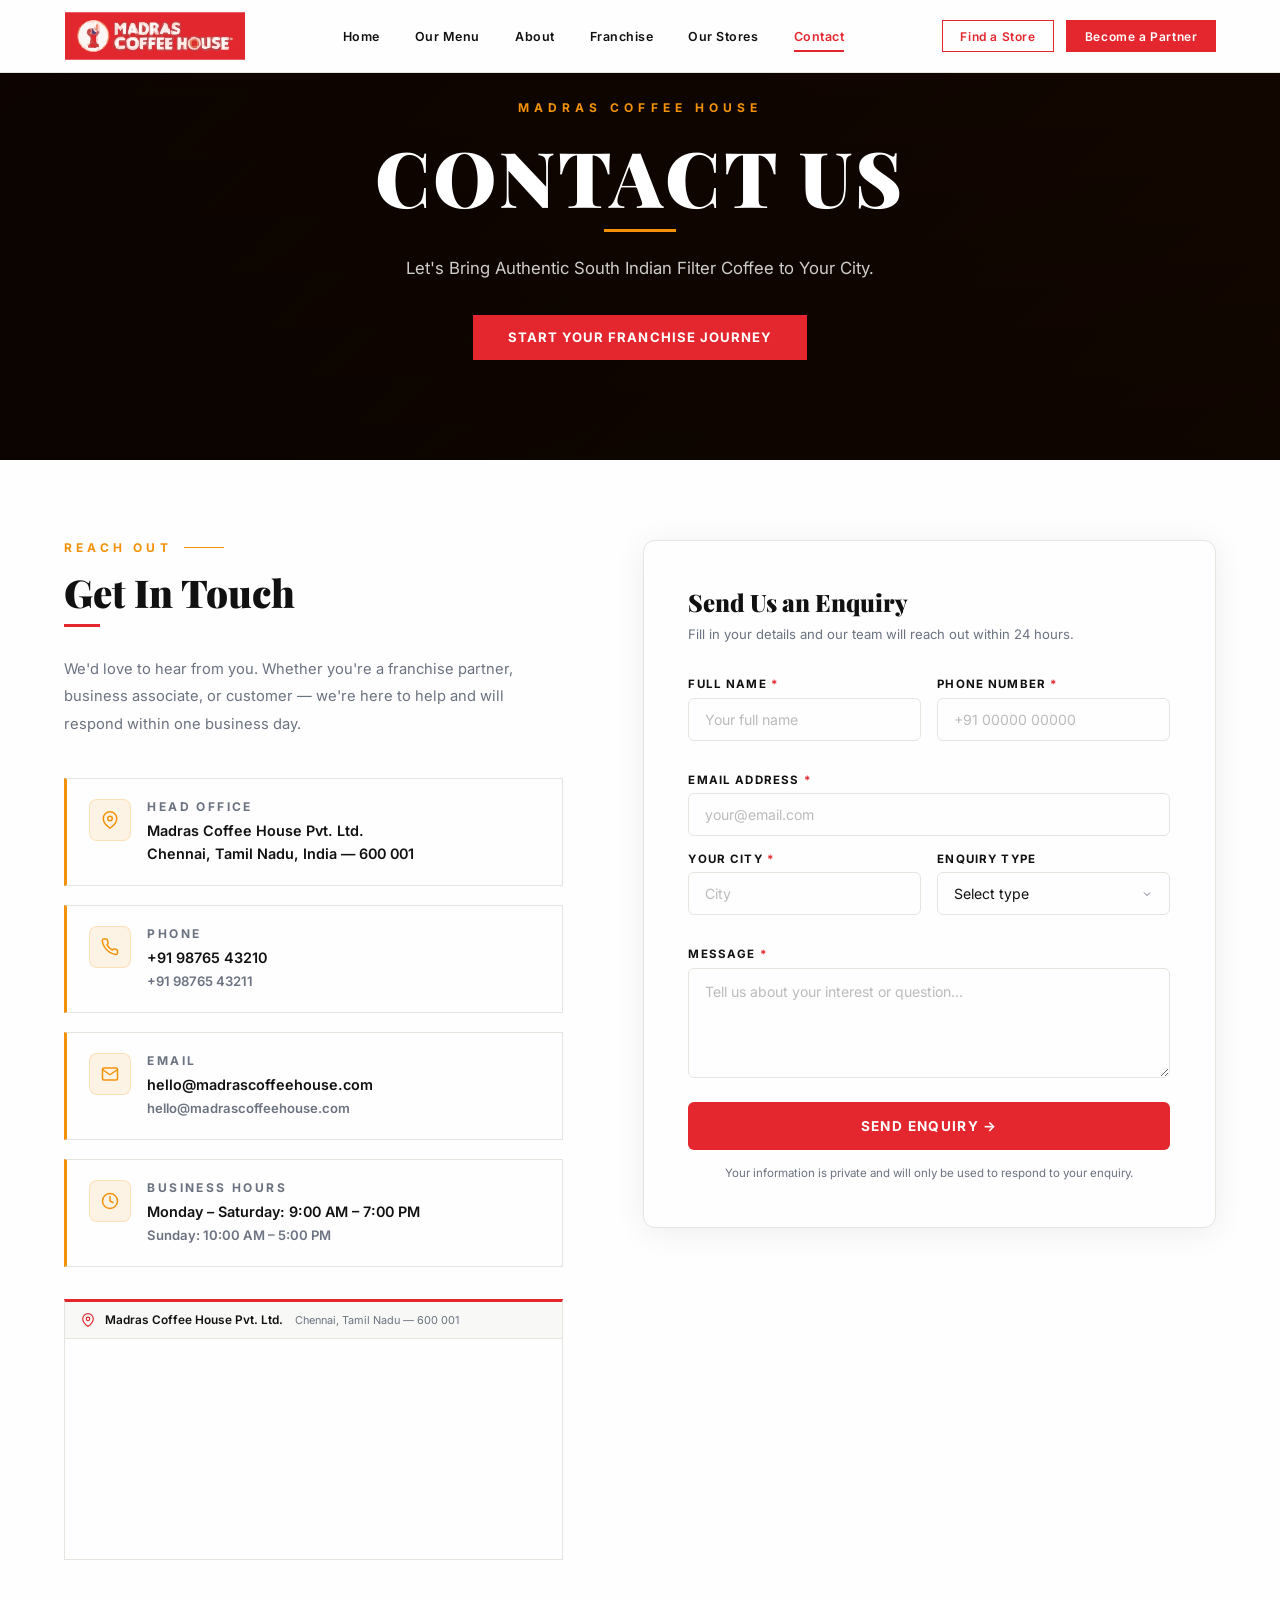
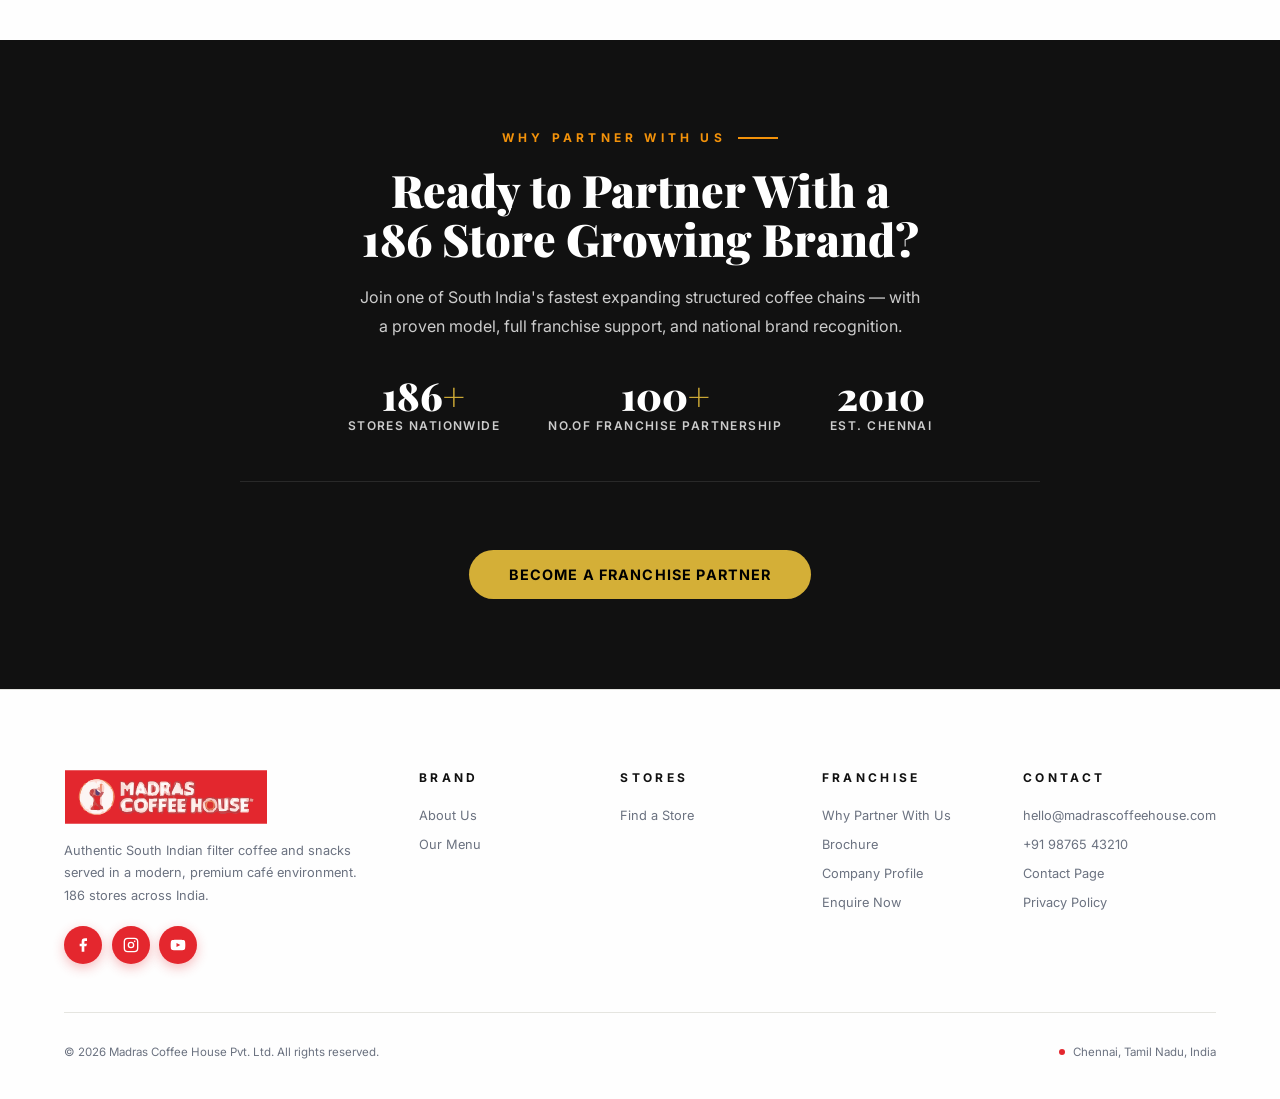
<file: contact.html>
﻿<!doctype html>
<html lang="en">
  <head>
    <meta charset="UTF-8" />
    <meta name="viewport" content="width=device-width,initial-scale=1.0" />
    <title>Contact Us — Madras Coffee House</title>
    <meta
      name="description"
      content="Get in touch with Madras Coffee House for franchise enquiries, partnerships, store information, or any questions. We're here to help bring authentic filter coffee to your city."
    />
    <link rel="preconnect" href="https://fonts.googleapis.com" />
    <link
      href="https://fonts.googleapis.com/css2?family=Playfair+Display:ital,wght@0,700;0,900;1,700&family=Inter:wght@300;400;500;600;700&display=swap"
      rel="stylesheet"
    />
    <style>
      /* ── DESIGN SYSTEM ─────────────────────────────────── */
      :root {
        --red: #e4272e;
        --orange: #f3920a;
        --white: #fefefe;
        --black: #111111;
        --gray: #6b7280;
        --light: #f8f8f6;
        --border: #e5e5e0;
      }
      *,
      *::before,
      *::after {
        margin: 0;
        padding: 0;
        box-sizing: border-box;
      }
      html {
        scroll-behavior: smooth;
        font-size: 16px;
      }
      body {
        background: var(--white);
        color: var(--black);
        font-family: "Inter", sans-serif;
        overflow-x: hidden;
      }

      /* ── NAVBAR ────────────────────────────────────────── */
      nav#nav {
        position: fixed;
        top: 0;
        left: 0;
        width: 100%;
        z-index: 1000;
        padding: 0 5%;
        height: 72px;
        display: flex;
        align-items: center;
        justify-content: space-between;
        transition:
          background 0.35s,
          box-shadow 0.35s,
          height 0.35s;
        background: var(--white);
        box-shadow: 0 1px 0 var(--border);
      }
      #nav.scrolled {
        height: 64px;
      }
      .logo {
        display: flex;
        align-items: center;
        text-decoration: none;
        flex-shrink: 0;
      }
      .logo img {
        height: 48px;
        width: auto;
        display: block;
        object-fit: contain;
        transition: transform 0.3s ease;
      }
      .logo img:hover {
        transform: scale(1.04);
      }
      .nav-center {
        display: flex;
        gap: 0;
        list-style: none;
        margin: 0;
        padding: 0;
        align-items: center;
      }
      .nav-center li {
        list-style: none;
        display: flex;
        align-items: center;
      }
      .nav-center a {
        display: inline-flex;
        align-items: center;
        padding: 0.5rem 1.1rem;
        font-size: 0.78rem;
        font-weight: 600;
        letter-spacing: 0.04em;
        color: var(--black);
        text-decoration: none;
        position: relative;
        transition: color 0.25s;
        font-family: "Inter", sans-serif;
      }
      .nav-center a::after {
        content: "";
        position: absolute;
        left: 1.1rem;
        right: 1.1rem;
        bottom: 0;
        height: 2px;
        background: var(--red);
        transform: scaleX(0);
        transition: transform 0.3s cubic-bezier(0.25, 0.46, 0.45, 0.94);
      }
      .nav-center a:hover,
      .nav-center a.active {
        color: var(--red);
      }
      .nav-center a:hover::after,
      .nav-center a.active::after {
        transform: scaleX(1);
      }
      .nav-right {
        display: flex;
        gap: 0.75rem;
        align-items: center;
        flex-shrink: 0;
      }
      .btn-outline-nav {
        background: transparent;
        color: var(--red);
        border: 1.5px solid var(--red);
        padding: 0.48rem 1.1rem;
        font-size: 0.74rem;
        font-weight: 600;
        letter-spacing: 0.05em;
        cursor: pointer;
        transition: all 0.25s;
        text-decoration: none;
      }
      .btn-outline-nav:hover {
        background: var(--red);
        color: #fff;
      }
      .btn-solid-nav {
        background: var(--red);
        color: #fff;
        border: 1.5px solid var(--red);
        padding: 0.48rem 1.1rem;
        font-size: 0.74rem;
        font-weight: 600;
        letter-spacing: 0.05em;
        cursor: pointer;
        transition: all 0.25s;
        text-decoration: none;
      }
      .btn-solid-nav:hover {
        background: #c41f25;
        border-color: #c41f25;
      }
      .mobile-menu-btn {
        display: none;
        flex-direction: column;
        gap: 5px;
        cursor: pointer;
        padding: 8px;
        border: none;
        background: transparent;
      }
      .mobile-menu-btn span {
        display: block;
        width: 22px;
        height: 2px;
        background: var(--black);
        transition: all 0.3s;
      }
      .mobile-nav {
        display: none;
        position: fixed;
        top: 0;
        left: 0;
        width: 100%;
        height: 100vh;
        background: var(--white);
        z-index: 999;
        flex-direction: column;
        align-items: center;
        justify-content: center;
        gap: 2rem;
      }
      .mobile-nav.open {
        display: flex;
      }
      .mobile-nav a {
        font-size: 1.3rem;
        font-weight: 700;
        color: var(--black);
        text-decoration: none;
        letter-spacing: 0.04em;
        transition: color 0.2s;
      }
      .mobile-nav a:hover {
        color: var(--red);
      }
      .mobile-nav-close {
        position: absolute;
        top: 1.5rem;
        right: 5%;
        font-size: 1.8rem;
        cursor: pointer;
        color: var(--black);
        border: none;
        background: transparent;
      }

      /* ── REVEAL ANIMATIONS ─────────────────────────────── */
      .fade-up {
        opacity: 0;
        transform: translateY(28px);
        transition:
          opacity 0.75s cubic-bezier(0.25, 0.46, 0.45, 0.94),
          transform 0.75s cubic-bezier(0.25, 0.46, 0.45, 0.94);
      }
      .fade-up.in {
        opacity: 1;
        transform: translateY(0);
      }
      .fade-in {
        opacity: 0;
        transition: opacity 0.8s ease;
      }
      .fade-in.in {
        opacity: 1;
      }
      .slide-left {
        opacity: 0;
        transform: translateX(-30px);
        transition:
          opacity 0.75s cubic-bezier(0.25, 0.46, 0.45, 0.94),
          transform 0.75s cubic-bezier(0.25, 0.46, 0.45, 0.94);
      }
      .slide-left.in {
        opacity: 1;
        transform: translateX(0);
      }
      .slide-right {
        opacity: 0;
        transform: translateX(30px);
        transition:
          opacity 0.75s cubic-bezier(0.25, 0.46, 0.45, 0.94),
          transform 0.75s cubic-bezier(0.25, 0.46, 0.45, 0.94);
      }
      .slide-right.in {
        opacity: 1;
        transform: translateX(0);
      }
      .d1 {
        transition-delay: 0.1s;
      }
      .d2 {
        transition-delay: 0.2s;
      }
      .d3 {
        transition-delay: 0.3s;
      }
      .d4 {
        transition-delay: 0.4s;
      }

      /* ── HERO ──────────────────────────────────────────── */
      #contact-hero {
        position: relative;
        min-height: 460px;
        padding: 100px 5%;
        background:
          url("https://res.cloudinary.com/dr7jaclns/image/upload/v1781519853/14104770-eef5-40f7-8ce6-cdd46e9b4925_eprtvs.jpg")
            center/cover no-repeat,
          linear-gradient(135deg, #1a0800, #2d1000);
        display: flex;
        align-items: center;
        justify-content: center;
        text-align: center;
        overflow: hidden;
      }
      .hero-overlay {
        position: absolute;
        inset: 0;
        background: linear-gradient(
          to bottom,
          rgba(0, 0, 0, 0.55) 0%,
          rgba(0, 0, 0, 0.65) 100%
        );
      }
      .hero-content {
        position: relative;
        z-index: 2;
        max-width: 760px;
      }
      .hero-eyebrow {
        font-size: 0.68rem;
        font-weight: 700;
        letter-spacing: 0.42em;
        text-transform: uppercase;
        color: var(--orange);
        margin-bottom: 1.4rem;
        opacity: 0;
        animation: fadeSlideUp 0.8s 0.2s forwards;
      }
      .hero-title {
        font-family: "Playfair Display", serif;
        font-size: clamp(2.8rem, 6vw, 5.2rem);
        font-weight: 900;
        color: #fff;
        letter-spacing: 0.04em;
        text-transform: uppercase;
        line-height: 1;
        margin-bottom: 0.9rem;
        opacity: 0;
        animation: fadeSlideUp 0.8s 0.4s forwards;
      }
      .hero-underline {
        width: 72px;
        height: 3px;
        background: var(--orange);
        margin: 0 auto 1.4rem;
        opacity: 0;
        animation: fadeSlideUp 0.8s 0.6s forwards;
      }
      .hero-sub {
        font-size: 1.05rem;
        color: rgba(255, 255, 255, 0.8);
        line-height: 1.7;
        max-width: 520px;
        margin: 0 auto 2rem;
        opacity: 0;
        animation: fadeSlideUp 0.8s 0.75s forwards;
      }
      .hero-btn {
        display: inline-block;
        background: var(--red);
        color: #fff;
        padding: 0.9rem 2.2rem;
        font-size: 0.82rem;
        font-weight: 700;
        letter-spacing: 0.08em;
        text-transform: uppercase;
        text-decoration: none;
        border: none;
        cursor: pointer;
        transition:
          background 0.25s,
          transform 0.2s,
          box-shadow 0.25s;
        opacity: 0;
        animation: fadeSlideUp 0.8s 0.9s forwards;
      }
      .hero-btn:hover {
        background: #c41f25;
        transform: translateY(-3px);
        box-shadow: 0 10px 28px rgba(228, 39, 46, 0.3);
      }
      @keyframes fadeSlideUp {
        from {
          opacity: 0;
          transform: translateY(20px);
        }
        to {
          opacity: 1;
          transform: translateY(0);
        }
      }

      /* ── MAIN CONTACT SECTION ──────────────────────────── */
      #contact-main {
        padding: 80px 5%;
        background: var(--white);
      }
      .contact-inner {
        max-width: 1200px;
        margin: 0 auto;
        display: grid;
        grid-template-columns: 1fr 1.15fr;
        gap: 5rem;
        align-items: start;
      }

      /* Left — info */
      .sec-eyebrow {
        font-size: 0.68rem;
        font-weight: 700;
        letter-spacing: 0.35em;
        text-transform: uppercase;
        color: var(--orange);
        display: flex;
        align-items: center;
        gap: 0.75rem;
        margin-bottom: 1rem;
      }
      .sec-eyebrow::after {
        content: "";
        flex: 1;
        max-width: 40px;
        height: 1.5px;
        background: var(--orange);
      }
      .sec-title {
        font-family: "Playfair Display", serif;
        font-size: clamp(1.9rem, 3vw, 2.6rem);
        font-weight: 900;
        color: var(--black);
        line-height: 1.1;
        margin-bottom: 0.7rem;
      }
      .sec-divider {
        width: 36px;
        height: 3px;
        background: var(--red);
        margin-bottom: 1.8rem;
      }
      .contact-intro {
        font-size: 0.92rem;
        color: var(--gray);
        line-height: 1.85;
        margin-bottom: 2.5rem;
      }

      /* Info cards */
      .info-cards {
        display: flex;
        flex-direction: column;
        gap: 1.2rem;
      }
      .info-card {
        display: flex;
        align-items: flex-start;
        gap: 1rem;
        padding: 1.25rem 1.4rem;
        border: 1px solid var(--border);
        border-left: 3px solid var(--orange);
        background: var(--white);
        transition: box-shadow 0.25s;
      }
      .info-card:hover {
        box-shadow: 0 4px 20px rgba(0, 0, 0, 0.07);
      }
      .info-icon {
        width: 42px;
        height: 42px;
        background: rgba(243, 146, 10, 0.1);
        border: 1px solid rgba(243, 146, 10, 0.2);
        border-radius: 8px;
        display: flex;
        align-items: center;
        justify-content: center;
        flex-shrink: 0;
      }
      .info-icon svg {
        width: 18px;
        height: 18px;
        stroke: var(--orange);
        fill: none;
        stroke-width: 2;
        stroke-linecap: round;
        stroke-linejoin: round;
      }

      .info-label {
        font-size: 0.64rem;
        font-weight: 700;
        letter-spacing: 0.2em;
        text-transform: uppercase;
        color: var(--gray);
        margin-bottom: 0.3rem;
        display: block;
      }
      .info-value {
        font-size: 0.9rem;
        font-weight: 600;
        color: var(--black);
        line-height: 1.6;
      }
      .info-value a {
        color: var(--black);
        text-decoration: none;
        transition: color 0.2s;
      }
      .info-value a:hover {
        color: var(--red);
      }

      /* Map embed */
      .map-wrap {
        margin-top: 2rem;
        border: 1px solid var(--border);
        border-top: 3px solid var(--red);
        overflow: hidden;
      }
      .map-label {
        background: var(--light);
        padding: 0.7rem 1rem;
        display: flex;
        align-items: center;
        gap: 0.6rem;
        border-bottom: 1px solid var(--border);
      }
      .map-label svg {
        width: 14px;
        height: 14px;
        stroke: var(--red);
        fill: none;
        stroke-width: 2;
        stroke-linecap: round;
        stroke-linejoin: round;
        flex-shrink: 0;
      }
      .map-label span {
        font-size: 0.74rem;
        font-weight: 600;
        color: var(--black);
      }
      .map-label small {
        font-size: 0.68rem;
        color: var(--gray);
        margin-left: 0.2rem;
      }
      .map-wrap iframe {
        display: block;
        width: 100%;
        height: 220px;
        border: none;
      }

      /* Right — form */
      .contact-form-wrap {
        background: var(--white);
        border: 1px solid var(--border);
        border-radius: 12px;
        padding: 2.8rem;
        box-shadow: 0 4px 32px rgba(0, 0, 0, 0.07);
      }
      .form-title {
        font-family: "Playfair Display", serif;
        font-size: 1.5rem;
        font-weight: 900;
        color: var(--black);
        margin-bottom: 0.4rem;
      }
      .form-sub {
        font-size: 0.82rem;
        color: var(--gray);
        margin-bottom: 2rem;
        line-height: 1.6;
      }
      .form-row {
        display: grid;
        grid-template-columns: 1fr 1fr;
        gap: 1rem;
        margin-bottom: 1rem;
      }
      .form-group {
        display: flex;
        flex-direction: column;
        gap: 0.4rem;
        margin-bottom: 1rem;
      }
      .form-group label {
        font-size: 0.72rem;
        font-weight: 700;
        letter-spacing: 0.1em;
        text-transform: uppercase;
        color: var(--black);
      }
      .form-group input,
      .form-group select,
      .form-group textarea {
        padding: 0.75rem 1rem;
        border: 1.5px solid var(--border);
        border-radius: 6px;
        font-size: 0.88rem;
        font-family: "Inter", sans-serif;
        color: var(--black);
        background: var(--white);
        transition:
          border-color 0.25s,
          box-shadow 0.25s;
        outline: none;
        width: 100%;
      }
      .form-group input:focus,
      .form-group select:focus,
      .form-group textarea:focus {
        border-color: var(--red);
        box-shadow: 0 0 0 3px rgba(228, 39, 46, 0.08);
      }
      .form-group textarea {
        resize: vertical;
        min-height: 110px;
        line-height: 1.6;
      }
      .form-group select {
        appearance: none;
        background-image: url("data:image/svg+xml,%3Csvg xmlns='http://www.w3.org/2000/svg' width='12' height='12' viewBox='0 0 24 24' fill='none' stroke='%236b7280' stroke-width='2'%3E%3Cpolyline points='6 9 12 15 18 9'%3E%3C/polyline%3E%3C/svg%3E");
        background-repeat: no-repeat;
        background-position: right 1rem center;
        cursor: pointer;
      }
      .form-group input::placeholder,
      .form-group textarea::placeholder {
        color: #bbb;
      }
      .btn-submit {
        width: 100%;
        background: var(--red);
        color: #fff;
        border: none;
        padding: 1rem;
        font-size: 0.85rem;
        font-weight: 700;
        letter-spacing: 0.1em;
        text-transform: uppercase;
        cursor: pointer;
        border-radius: 6px;
        transition:
          background 0.25s,
          transform 0.2s,
          box-shadow 0.25s;
        font-family: "Inter", sans-serif;
        margin-top: 0.5rem;
      }
      .btn-submit:hover {
        background: #c41f25;
        transform: translateY(-3px);
        box-shadow: 0 10px 28px rgba(228, 39, 46, 0.25);
      }
      .btn-submit:active {
        transform: translateY(0);
      }
      .form-note {
        font-size: 0.72rem;
        color: var(--gray);
        text-align: center;
        margin-top: 0.9rem;
        line-height: 1.6;
      }

      /* Success message */
      .form-success {
        display: none;
        text-align: center;
        padding: 2rem 1rem;
      }
      .form-success svg {
        width: 52px;
        height: 52px;
        stroke: var(--red);
        fill: none;
        stroke-width: 1.8;
        stroke-linecap: round;
        stroke-linejoin: round;
        margin: 0 auto 1rem;
        display: block;
      }
      .form-success h3 {
        font-family: "Playfair Display", serif;
        font-size: 1.4rem;
        font-weight: 900;
        color: var(--black);
        margin-bottom: 0.5rem;
      }
      .form-success p {
        font-size: 0.85rem;
        color: var(--gray);
        line-height: 1.7;
      }

      /* ── URGENCY STRIP (READY TO PARTNER) ──────────────── */
      #urgency {
        padding: 80px 5%;
        background: var(--light);
        border-top: 1px solid var(--border);
        border-bottom: 1px solid var(--border);
        text-align: center;
      }
      .urgency-inner {
        max-width: 780px;
        margin: 0 auto;
      }
      .urgency-eyebrow {
        font-size: 0.68rem;
        font-weight: 700;
        letter-spacing: 0.38em;
        text-transform: uppercase;
        color: var(--orange);
        margin-bottom: 1.2rem;
      }
      .urgency-title {
        font-family: "Playfair Display", serif;
        font-size: clamp(1.8rem, 3.5vw, 2.8rem);
        font-weight: 900;
        color: var(--black);
        line-height: 1.15;
        margin-bottom: 1rem;
      }
      .urgency-sub {
        font-size: 0.95rem;
        color: var(--gray);
        line-height: 1.8;
        max-width: 560px;
        margin: 0 auto 2rem;
      }
      .urgency-stats {
        display: flex;
        gap: 3rem;
        justify-content: center;
        flex-wrap: wrap;
        margin-bottom: 2.5rem;
        padding-bottom: 2.5rem;
        border-bottom: 1px solid var(--border);
      }
      .ustat {
        text-align: center;
      }
      .ustat-num {
        font-family: "Playfair Display", serif;
        font-size: 2.2rem;
        font-weight: 900;
        color: var(--black);
        line-height: 1;
      }
      .ustat-num span {
        color: var(--red);
      }
      .ustat-lbl {
        font-size: 0.68rem;
        font-weight: 600;
        letter-spacing: 0.12em;
        text-transform: uppercase;
        color: var(--gray);
        margin-top: 0.25rem;
      }
      .btn-urgency {
        display: inline-block;
        background: var(--red);
        color: #fff;
        padding: 0.95rem 2.5rem;
        font-size: 0.84rem;
        font-weight: 700;
        letter-spacing: 0.09em;
        text-transform: uppercase;
        text-decoration: none;
        border: none;
        cursor: pointer;
        transition:
          background 0.25s,
          transform 0.2s,
          box-shadow 0.25s;
      }
      .btn-urgency:hover {
        background: #c41f25;
        transform: translateY(-3px);
        box-shadow: 0 10px 28px rgba(228, 39, 46, 0.25);
      }

      /* ── FOOTER ────────────────────────────────────────── */
      footer {
        background: var(--white);
        border-top: 1px solid var(--border);
        padding: 80px 5% 40px;
      }
      .footer-inner {
        max-width: 1280px;
        margin: 0 auto;
      }
      .footer-top {
        display: grid;
        grid-template-columns: 2fr 1fr 1fr 1fr 1fr;
        gap: 3rem;
        margin-bottom: 3rem;
      }
      .footer-brand p {
        font-size: 0.8rem;
        color: var(--gray);
        line-height: 1.75;
        margin: 1rem 0 1.2rem;
      }
      .footer-socials {
        display: flex;
        gap: 0.6rem;
      }
      .fsoc {
        width: 38px;
        height: 38px;
        border-radius: 50%;
        background: var(--red);
        display: flex;
        align-items: center;
        justify-content: center;
        text-decoration: none;
        transition: all 0.3s;
        box-shadow: 0 4px 12px rgba(228, 39, 46, 0.3);
        flex-shrink: 0;
      }
      .fsoc:hover {
        background: var(--orange);
        transform: scale(1.1);
        box-shadow: 0 6px 18px rgba(243, 146, 10, 0.4);
      }
      .fsoc svg {
        width: 16px;
        height: 16px;
        flex-shrink: 0;
      }
      .footer-col h5 {
        font-size: 0.66rem;
        font-weight: 700;
        letter-spacing: 0.28em;
        text-transform: uppercase;
        color: var(--black);
        margin-bottom: 1.2rem;
      }
      .footer-col ul {
        list-style: none;
        display: flex;
        flex-direction: column;
        gap: 0.55rem;
      }
      .footer-col a {
        font-size: 0.8rem;
        color: var(--gray);
        text-decoration: none;
        transition: color 0.25s;
      }
      .footer-col a:hover {
        color: var(--red);
      }
      .footer-bottom {
        display: flex;
        align-items: center;
        justify-content: space-between;
        padding-top: 2rem;
        border-top: 1px solid var(--border);
        flex-wrap: wrap;
        gap: 0.75rem;
      }
      .footer-bottom p {
        font-size: 0.72rem;
        color: var(--gray);
      }
      .footer-bottom a {
        font-size: 0.72rem;
        color: var(--gray);
        text-decoration: none;
      }
      .footer-bottom a:hover {
        color: var(--red);
      }
      .footer-red-dot {
        width: 6px;
        height: 6px;
        background: var(--red);
        border-radius: 50%;
      }

      /* ── RESPONSIVE ────────────────────────────────────── */
      @media (max-width: 1024px) {
        .contact-inner {
          grid-template-columns: 1fr;
          gap: 3rem;
        }
        .footer-top {
          grid-template-columns: 1fr 1fr;
        }
        nav {
          padding: 0 4%;
        }
      }
      @media (max-width: 640px) {
        .footer-top {
          grid-template-columns: 1fr;
        }
        .form-row {
          grid-template-columns: 1fr;
        }
        .urgency-stats {
          gap: 2rem;
        }
        nav {
          padding: 0 4%;
        }
        .nav-center,
        .nav-right .btn-outline-nav {
          display: none;
        }
        .mobile-menu-btn {
          display: flex;
        }
        #contact-hero {
          height: 72vh;
        }
        .contact-form-wrap {
          padding: 1.8rem 1.4rem;
        }
      }
    </style>
    <link rel="stylesheet" href="mobile.css" />
  </head>
  <body>
    <!-- ══ NAVBAR ════════════════════════════════════════════════ -->
    <nav id="nav">
      <a href="index.html" class="logo">
        <img src="madras.svg" alt="Madras Coffee House" loading="eager" />
      </a>
      <ul class="nav-center">
        <li><a href="index.html">Home</a></li>
        <li><a href="menu.html">Our Menu</a></li>

        <li><a href="about.html">About</a></li>
        <li><a href="franchise.html">Franchise</a></li>
        <li><a href="stores.html">Our Stores</a></li>
        <li><a href="contact.html" class="active">Contact</a></li>
      </ul>
      <div class="nav-right">
        <a href="stores.html" class="btn-outline-nav">Find a Store</a>
        <a href="franchise.html" class="btn-solid-nav">Become a Partner</a>
      </div>
      <button
        class="mobile-menu-btn mob-btn"
        id="mobBtn"
        aria-label="Open menu"
      >
        <span></span><span></span><span></span>
      </button>
    </nav>

    <!-- ══ HERO ══════════════════════════════════════════════════ -->
    <section id="contact-hero">
      <div class="hero-overlay"></div>
      <div class="hero-content">
        <div class="hero-eyebrow">Madras Coffee House</div>
        <h1 class="hero-title">Contact Us</h1>
        <div class="hero-underline"></div>
        <p class="hero-sub">
          Let's Bring Authentic South Indian Filter Coffee to Your City.
        </p>
        <a href="#contact-main" class="hero-btn"
          >Start Your Franchise Journey</a
        >
      </div>
    </section>

    <!-- ══ MAIN CONTACT SECTION ══════════════════════════════════ -->
    <section id="contact-main">
      <div class="contact-inner">
        <!-- LEFT: Info -->
        <div class="slide-left">
          <div class="sec-eyebrow">Reach Out</div>
          <h2 class="sec-title">Get In Touch</h2>
          <div class="sec-divider"></div>
          <p class="contact-intro">
            We'd love to hear from you. Whether you're a franchise partner,
            business associate, or customer — we're here to help and will
            respond within one business day.
          </p>

          <div class="info-cards">
            <div class="info-card fade-up">
              <div class="info-icon">
                <svg viewBox="0 0 24 24">
                  <path d="M21 10c0 7-9 13-9 13s-9-6-9-13a9 9 0 0 1 18 0z" />
                  <circle cx="12" cy="10" r="3" />
                </svg>
              </div>
              <div class="info-body">
                <span class="info-label">Head Office</span>
                <div class="info-value">
                  Madras Coffee House Pvt. Ltd.<br />Chennai, Tamil Nadu, India
                  — 600 001
                </div>
              </div>
            </div>

            <div class="info-card fade-up d1">
              <div class="info-icon">
                <svg viewBox="0 0 24 24">
                  <path
                    d="M22 16.92v3a2 2 0 0 1-2.18 2 19.79 19.79 0 0 1-8.63-3.07A19.5 19.5 0 0 1 4.69 12 19.79 19.79 0 0 1 1.62 3.43 2 2 0 0 1 3.6 1.27h3a2 2 0 0 1 2 1.72c.127.96.361 1.903.7 2.81a2 2 0 0 1-.45 2.11L7.91 8.91A16 16 0 0 0 15.09 16.09l.94-.94a2 2 0 0 1 2.11-.45c.907.339 1.85.573 2.81.7A2 2 0 0 1 22 16.92z"
                  />
                </svg>
              </div>
              <div class="info-body">
                <span class="info-label">Phone</span>
                <div class="info-value">
                  <a href="tel:+919876543210">+91 98765 43210</a><br /><a
                    href="tel:+919876543211"
                    style="font-size: 0.82rem; color: var(--gray)"
                    >+91 98765 43211</a
                  >
                </div>
              </div>
            </div>

            <div class="info-card fade-up d2">
              <div class="info-icon">
                <svg viewBox="0 0 24 24">
                  <path
                    d="M4 4h16c1.1 0 2 .9 2 2v12c0 1.1-.9 2-2 2H4c-1.1 0-2-.9-2-2V6c0-1.1.9-2 2-2z"
                  />
                  <polyline points="22,6 12,13 2,6" />
                </svg>
              </div>
              <div class="info-body">
                <span class="info-label">Email</span>
                <div class="info-value">
                  <a href="mailto:hello@madrascoffeehouse.com"
                    >hello@madrascoffeehouse.com</a
                  ><br /><a
                    href="mailto:hello@madrascoffeehouse.com"
                    style="font-size: 0.82rem; color: var(--gray)"
                    >hello@madrascoffeehouse.com</a
                  >
                </div>
              </div>
            </div>

            <div class="info-card fade-up d3">
              <div class="info-icon">
                <svg viewBox="0 0 24 24">
                  <circle cx="12" cy="12" r="10" />
                  <polyline points="12 6 12 12 16 14" />
                </svg>
              </div>
              <div class="info-body">
                <span class="info-label">Business Hours</span>
                <div class="info-value">
                  Monday – Saturday: 9:00 AM – 7:00 PM<br /><span
                    style="font-size: 0.82rem; color: var(--gray)"
                    >Sunday: 10:00 AM – 5:00 PM</span
                  >
                </div>
              </div>
            </div>
          </div>

          <!-- Map Embed -->
          <div class="map-wrap fade-up d4">
            <div class="map-label">
              <svg viewBox="0 0 24 24">
                <path d="M21 10c0 7-9 13-9 13s-9-6-9-13a9 9 0 0 1 18 0z" />
                <circle cx="12" cy="10" r="3" />
              </svg>
              <span>Madras Coffee House Pvt. Ltd.</span>
              <small>Chennai, Tamil Nadu — 600 001</small>
            </div>
            <iframe
              src="https://www.google.com/maps/embed?pb=!1m18!1m12!1m3!1d3886.7!2d80.2707!3d13.0827!2m3!1f0!2f0!3f0!3m2!1i1024!2i768!4f13.1!3m3!1m2!1s0x3a5265ea4f7d3361%3A0x6e61a70b6863d433!2sChennai%2C%20Tamil%20Nadu%20600001!5e0!3m2!1sen!2sin!4v1700000000000"
              allowfullscreen=""
              loading="lazy"
              referrerpolicy="no-referrer-when-downgrade"
              title="Madras Coffee House — Chennai Head Office, Tamil Nadu 600001"
            >
            </iframe>
          </div>
        </div>

        <!-- RIGHT: Form -->
        <div class="slide-right">
          <div class="contact-form-wrap">
            <div id="formContent">
              <h2 class="form-title">Send Us an Enquiry</h2>
              <p class="form-sub">
                Fill in your details and our team will reach out within 24
                hours.
              </p>
              <form id="contactForm" novalidate>
                <div class="form-row">
                  <div class="form-group">
                    <label for="fullName"
                      >Full Name <span style="color: var(--red)">*</span></label
                    >
                    <input
                      type="text"
                      id="fullName"
                      name="fullName"
                      placeholder="Your full name"
                      required
                    />
                  </div>
                  <div class="form-group">
                    <label for="phone"
                      >Phone Number
                      <span style="color: var(--red)">*</span></label
                    >
                    <input
                      type="tel"
                      id="phone"
                      name="phone"
                      placeholder="+91 00000 00000"
                      required
                    />
                  </div>
                </div>
                <div class="form-group">
                  <label for="email"
                    >Email Address
                    <span style="color: var(--red)">*</span></label
                  >
                  <input
                    type="email"
                    id="email"
                    name="email"
                    placeholder="your@email.com"
                    required
                  />
                </div>
                <div class="form-row">
                  <div class="form-group">
                    <label for="city"
                      >Your City <span style="color: var(--red)">*</span></label
                    >
                    <input
                      type="text"
                      id="city"
                      name="city"
                      placeholder="City"
                      required
                    />
                  </div>
                  <div class="form-group">
                    <label for="enquiryType">Enquiry Type</label>
                    <select id="enquiryType" name="enquiryType">
                      <option value="">Select type</option>
                      <option value="franchise">Franchise Partnership</option>
                      <option value="investor">Investor Enquiry</option>
                      <option value="corporate">Corporate Partnership</option>
                      <option value="store">Store / Customer Query</option>
                      <option value="other">Other</option>
                    </select>
                  </div>
                </div>
                <div class="form-group">
                  <label for="message"
                    >Message <span style="color: var(--red)">*</span></label
                  >
                  <textarea
                    id="message"
                    name="message"
                    placeholder="Tell us about your interest or question..."
                    required
                  ></textarea>
                </div>
                <button type="submit" class="btn-submit">Send Enquiry →</button>
                <p class="form-note">
                  Your information is private and will only be used to respond
                  to your enquiry.
                </p>
              </form>
            </div>
            <div class="form-success" id="formSuccess">
              <svg viewBox="0 0 24 24">
                <path d="M22 11.08V12a10 10 0 1 1-5.93-9.14" />
                <polyline points="22 4 12 14.01 9 11.01" />
              </svg>
              <h3>Enquiry Received!</h3>
              <p>
                Thank you for reaching out. Our franchise team will contact you
                within <strong>24 business hours</strong>.
              </p>
            </div>
          </div>
        </div>
      </div>
    </section>

    <!-- ══ READY TO PARTNER (BLACK & GOLD EDITION) ════════════════ -->
    <section
      id="urgency"
      style="
        background: #111;
        color: #fefefe;
        padding: 90px 20px;
        text-align: center;
        border: none;
        min-height: auto;
      "
    >
      <div class="urgency-inner" style="max-width: 800px; margin: 0 auto">
        <p
          class="sec-eyebrow fade-in"
          style="
            justify-content: center;
            color: var(--orange);
            margin-bottom: 1.2rem;
          "
        >
          Why Partner With Us
        </p>
        <h2
          class="sec-title fade-up"
          style="
            color: #fff;
            text-align: center;
            font-size: clamp(1.8rem, 3.5vw, 2.8rem);
            margin-bottom: 20px;
          "
        >
          Ready to Partner With a<br />186 Store Growing Brand?
        </h2>
        <p
          class="urgency-sub fade-up d1"
          style="
            color: #ccc;
            font-size: 1rem;
            line-height: 1.8;
            margin-bottom: 35px;
          "
        >
          Join one of South India's fastest expanding structured coffee chains —
          with a proven model, full franchise support, and national brand
          recognition.
        </p>

        <div
          class="urgency-stats fade-in d2"
          style="
            display: flex;
            gap: 3rem;
            justify-content: center;
            flex-wrap: wrap;
            margin-bottom: 3rem;
            padding-bottom: 3rem;
            border-bottom: 1px solid rgba(255, 255, 255, 0.1);
          "
        >
          <div class="ustat">
            <div
              class="ustat-num"
              style="
                font-family: &quot;Playfair Display&quot;, serif;
                font-size: 2.4rem;
                font-weight: 900;
                color: #fff;
              "
            >
              186<span style="color: #d4af37">+</span>
            </div>
            <div
              class="ustat-lbl"
              style="
                font-size: 0.68rem;
                font-weight: 600;
                letter-spacing: 0.12em;
                text-transform: uppercase;
                color: #ccc;
              "
            >
              Stores Nationwide
            </div>
          </div>
          <div class="ustat">
            <div
              class="ustat-num"
              style="
                font-family: &quot;Playfair Display&quot;, serif;
                font-size: 2.4rem;
                font-weight: 900;
                color: #fff;
              "
            >
              100<span style="color: #d4af37">+</span>
            </div>
            <div
              class="ustat-lbl"
              style="
                font-size: 0.68rem;
                font-weight: 600;
                letter-spacing: 0.12em;
                text-transform: uppercase;
                color: #ccc;
              "
            >
             No.of Franchise partnership
            </div>
          </div>
          <div class="ustat">
            <div
              class="ustat-num"
              style="
                font-family: &quot;Playfair Display&quot;, serif;
                font-size: 2.4rem;
                font-weight: 900;
                color: #fff;
              "
            >
              2010
            </div>
            <div
              class="ustat-lbl"
              style="
                font-size: 0.68rem;
                font-weight: 600;
                letter-spacing: 0.12em;
                text-transform: uppercase;
                color: #ccc;
              "
            >
              Est. Chennai
            </div>
          </div>
        </div>

        <a
          href="#contact-main"
          class="btn-gold fade-up d3"
          style="margin-top: 20px"
          >Become a Franchise Partner</a
        >
      </div>

      <style>
        .btn-gold {
          display: inline-block;
          background: #d4af37;
          color: #000;
          padding: 16px 40px;
          border-radius: 40px;
          font-weight: 700;
          text-transform: uppercase;
          letter-spacing: 0.08em;
          text-decoration: none;
          font-size: 0.9rem;
          transition: 0.3s cubic-bezier(0.4, 0, 0.2, 1);
          border: none;
          cursor: pointer;
        }
        .btn-gold:hover {
          background: #c19b2e;
          transform: scale(1.05);
          box-shadow: 0 12px 30px rgba(212, 175, 55, 0.35);
          color: #000;
        }
        @media (max-width: 768px) {
          #urgency {
            padding: 70px 20px !important;
            text-align: center !important;
          }
          .urgency-stats {
            gap: 1.5rem !important;
            margin-bottom: 2rem !important;
            padding-bottom: 2rem !important;
          }
          .btn-gold {
            width: 100%;
            max-width: 280px;
          }
          .ustat-num {
            font-size: 1.8rem !important;
          }
        }
      </style>
    </section>

    <!-- ══ FOOTER ════════════════════════════════════════════════ -->
    <footer>
      <div class="footer-inner">
        <div class="footer-top">
          <div class="footer-brand">
            <div class="logo" style="margin-bottom: 0.8rem">
              <img
                src="madras.svg"
                alt="Madras Coffee House"
                style="height: 54px"
              />
            </div>
            <p>
              Authentic South Indian filter coffee and snacks served in a
              modern, premium café environment. 186 stores across India.
            </p>
            <div class="footer-socials">
              <a
                class="fsoc"
                href="https://www.facebook.com/madrascoffeehouseofficial/"
                target="_blank"
                title="Facebook"
                aria-label="Facebook"
              >
                <svg viewBox="0 0 24 24" fill="white">
                  <path
                    d="M18 2h-3a5 5 0 00-5 5v3H7v4h3v8h4v-8h3l1-4h-4V7a1 1 0 011-1h3z"
                  />
                </svg>
              </a>
              <a
                class="fsoc"
                href="https://www.instagram.com/madrascoffeehouseofficial/"
                target="_blank"
                title="Instagram"
                aria-label="Instagram"
              >
                <svg
                  viewBox="0 0 24 24"
                  fill="none"
                  stroke="white"
                  stroke-width="2"
                  stroke-linecap="round"
                >
                  <rect x="2" y="2" width="20" height="20" rx="5" />
                  <circle cx="12" cy="12" r="4" />
                  <circle
                    cx="17.5"
                    cy="6.5"
                    r="1.2"
                    fill="white"
                    stroke="none"
                  />
                </svg>
              </a>
              <a
                class="fsoc"
                href="https://www.youtube.com/@madrascoffeehouseofficial"
                target="_blank"
                title="YouTube"
                aria-label="YouTube"
              >
                <svg viewBox="0 0 24 24" fill="white">
                  <path
                    d="M22.54 6.42a2.78 2.78 0 00-1.96-1.96C18.88 4 12 4 12 4s-6.88 0-8.58.46a2.78 2.78 0 00-1.96 1.96A29 29 0 001 12a29 29 0 00.46 5.58 2.78 2.78 0 001.96 1.96C5.12 20 12 20 12 20s6.88 0 8.58-.46a2.78 2.78 0 001.96-1.96A29 29 0 0023 12a29 29 0 00-.46-5.58z"
                  />
                  <polygon
                    points="9.75,15.02 15.5,12 9.75,8.98"
                    fill="#e4272e"
                  />
                </svg>
              </a>
            </div>
          </div>
          <div class="footer-col">
            <h5>Brand</h5>
            <ul>
              <li><a href="about.html">About Us</a></li>
              <li><a href="menu.html">Our Menu</a></li>
              </ul>
          </div>
          <div class="footer-col">
            <h5>Stores</h5>
            <ul>
              <li><a href="stores.html">Find a Store</a></li>
              
            </ul>
          </div>
          <div class="footer-col">
            <h5>Franchise</h5>
            <ul>
              <li><a href="franchise.html">Why Partner With Us</a></li>
              <li>
                <a
                  href="https://madrascoffeehouse.com/wp-content/uploads/2025/10/MCH-PRESENTATION-new-final-.pdf"
                  target="_blank"
                  >Brochure</a
                >
              </li>
              <li>
                <a
                  href="https://madrascoffeehouse.com/wp-content/uploads/2023/06/MCH-PROFILE.pdf"
                  target="_blank"
                  >Company Profile</a
                >
              </li>
              <li>
                <a href="mailto:hello@madrascoffeehouse.com">Enquire Now</a>
              </li>
            </ul>
          </div>
          <div class="footer-col">
            <h5>Contact</h5>
            <ul>
              <li>
                <a href="mailto:hello@madrascoffeehouse.com"
                  >hello@madrascoffeehouse.com</a
                >
              </li>
              <li><a href="tel:+919876543210">+91 98765 43210</a></li>
              <li><a href="contact.html">Contact Page</a></li>
              <li><a href="privacy-policy.html">Privacy Policy</a></li>
            </ul>
          </div>
        </div>
        <div class="footer-bottom">
          <p>© 2026 Madras Coffee House Pvt. Ltd. All rights reserved.</p>
          <div style="display: flex; align-items: center; gap: 0.5rem">
            <div class="footer-red-dot"></div>
            <p>Chennai, Tamil Nadu, India</p>
          </div>
        </div>
      </div>
    </footer>

    <script>
      // ── NAVBAR SCROLL ────────────────────────────────────
      const NAV = document.getElementById("nav");
      window.addEventListener(
        "scroll",
        () => {
          NAV.classList.toggle("scrolled", scrollY > 40);
        },
        { passive: true },
      );

      

      // ── SMOOTH SCROLL ────────────────────────────────────
      document.querySelectorAll('a[href^="#"]').forEach((a) => {
        a.addEventListener("click", (e) => {
          const tgt = document.querySelector(a.getAttribute("href"));
          if (tgt) {
            e.preventDefault();
            const offset = NAV.offsetHeight + 12;
            window.scrollTo({
              top: tgt.getBoundingClientRect().top + scrollY - offset,
              behavior: "smooth",
            });
          }
        });
      });

      // ── INTERSECTION OBSERVER ────────────────────────────
      const revObs = new IntersectionObserver(
        (entries) => {
          entries.forEach((e) => {
            if (e.isIntersecting) {
              e.target.classList.add("in");
              revObs.unobserve(e.target);
            }
          });
        },
        { threshold: 0.1, rootMargin: "0px 0px -40px 0px" },
      );
      document
        .querySelectorAll(".fade-up,.fade-in,.slide-left,.slide-right")
        .forEach((el) => revObs.observe(el));

      // ── CONTACT FORM ─────────────────────────────────────
      document.getElementById("contactForm").addEventListener("submit", (e) => {
        e.preventDefault();
        const form = e.target;
        const required = form.querySelectorAll("[required]");
        let valid = true;

        required.forEach((field) => {
          field.style.borderColor = "";
          if (!field.value.trim()) {
            field.style.borderColor = "var(--red)";
            valid = false;
          }
        });

        if (!valid) return;

        // Simulate submission
        const btn = form.querySelector(".btn-submit");
        btn.textContent = "Sending…";
        btn.disabled = true;

        setTimeout(() => {
          document.getElementById("formContent").style.display = "none";
          document.getElementById("formSuccess").style.display = "block";
        }, 1200);
      });
    </script>
    <script src="mobile.js" defer></script>
  </body>
</html>
</file>
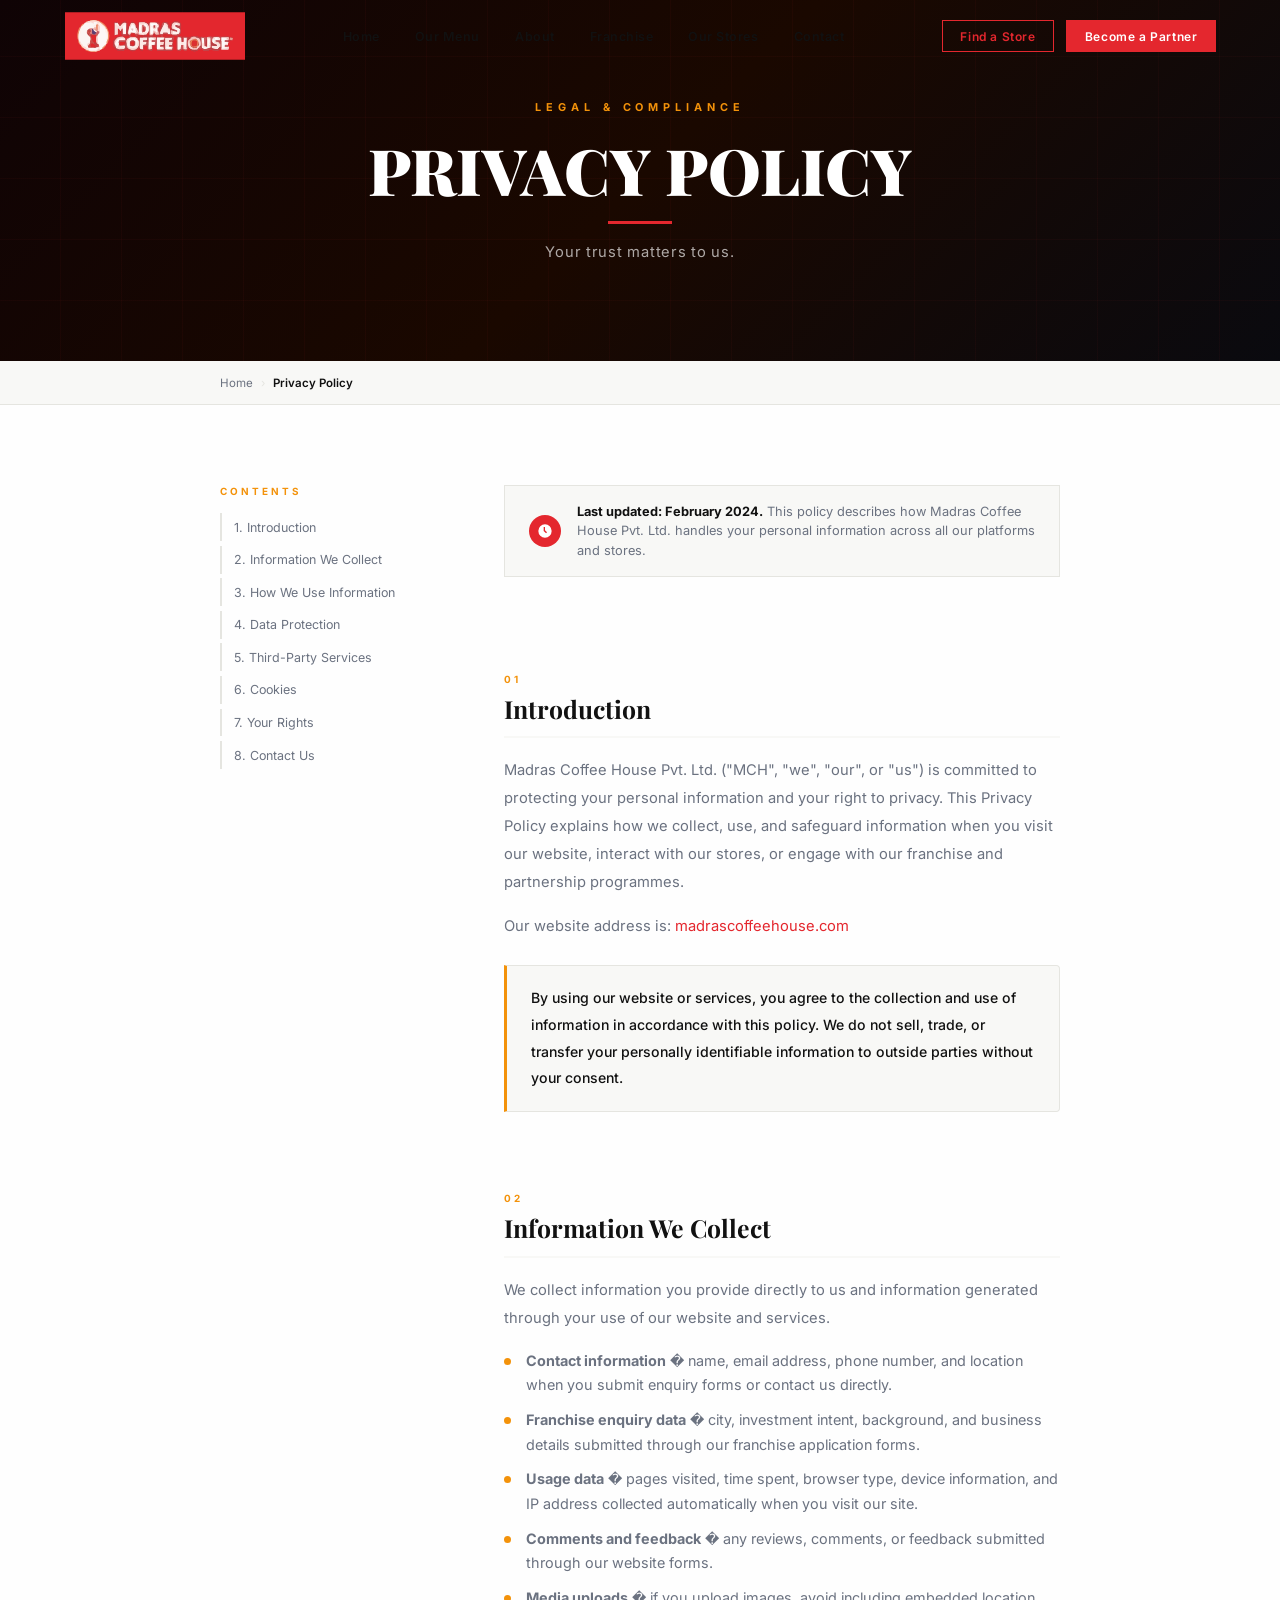
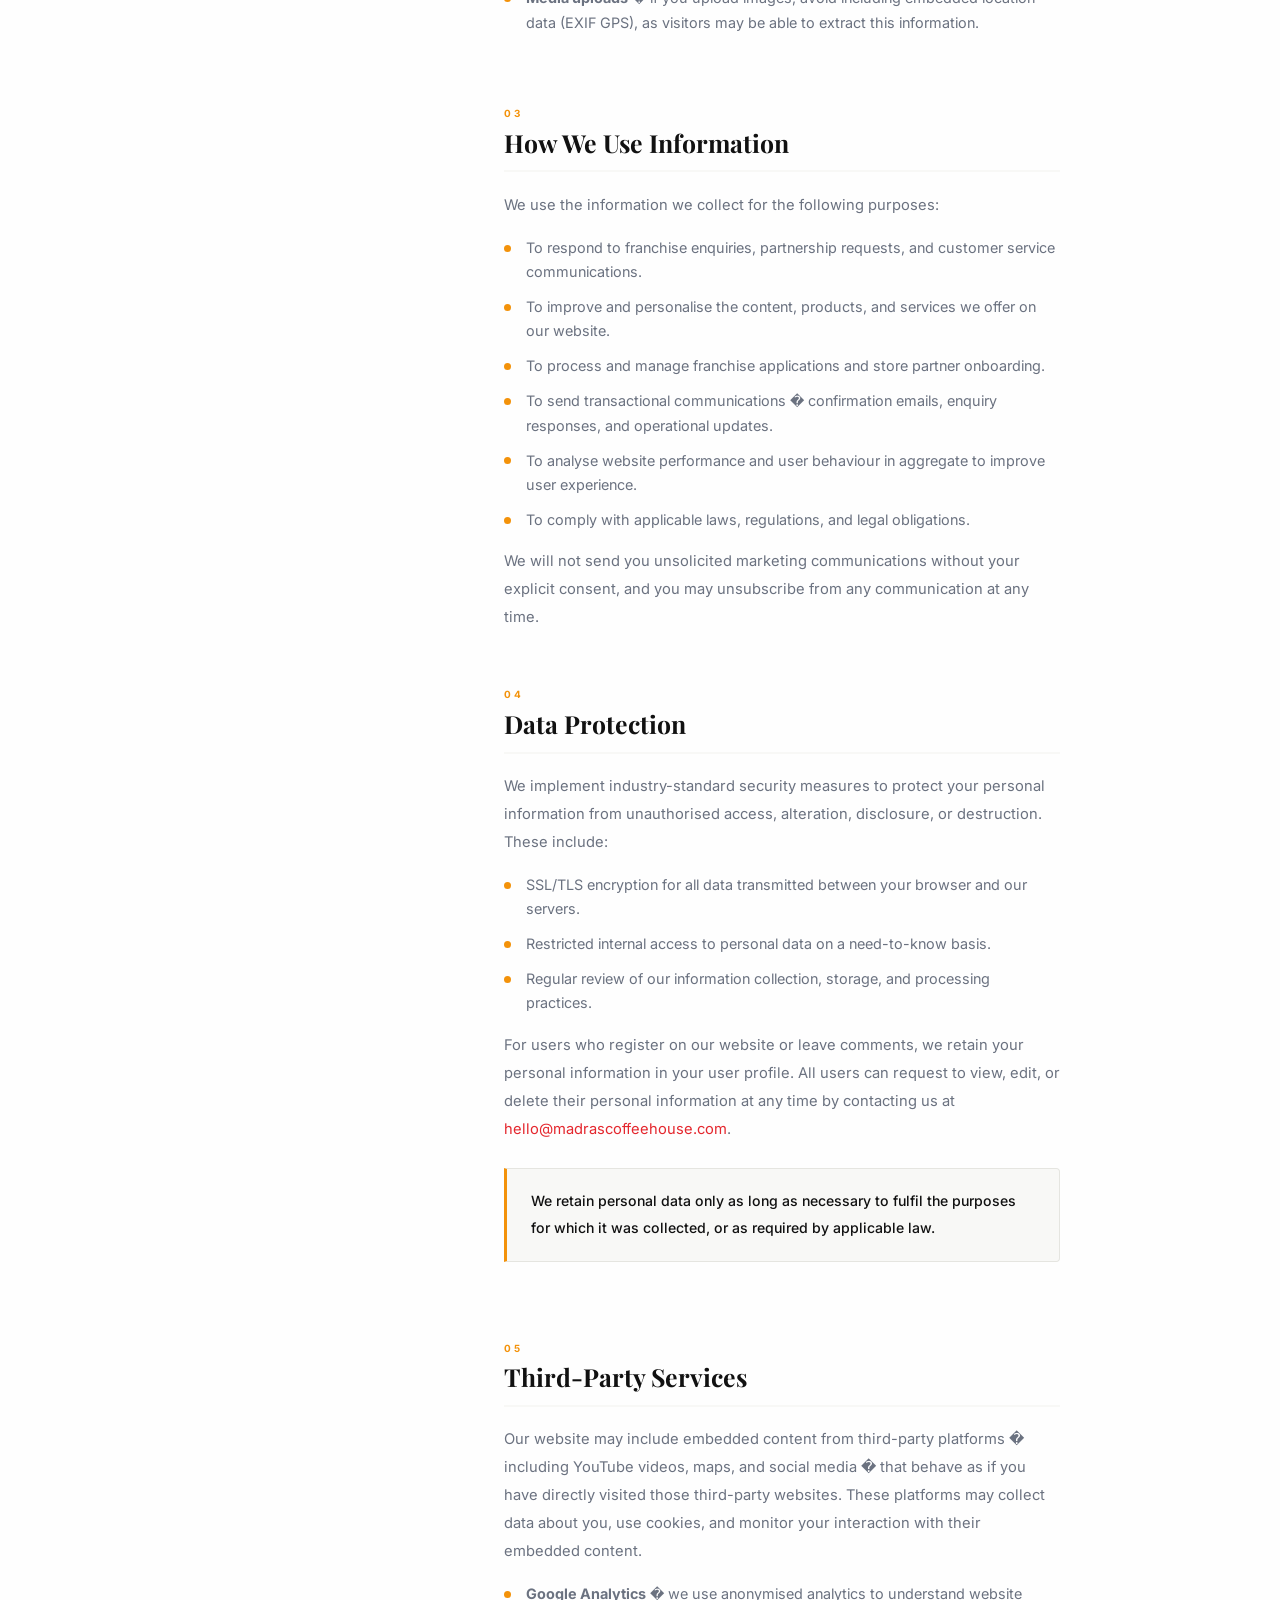
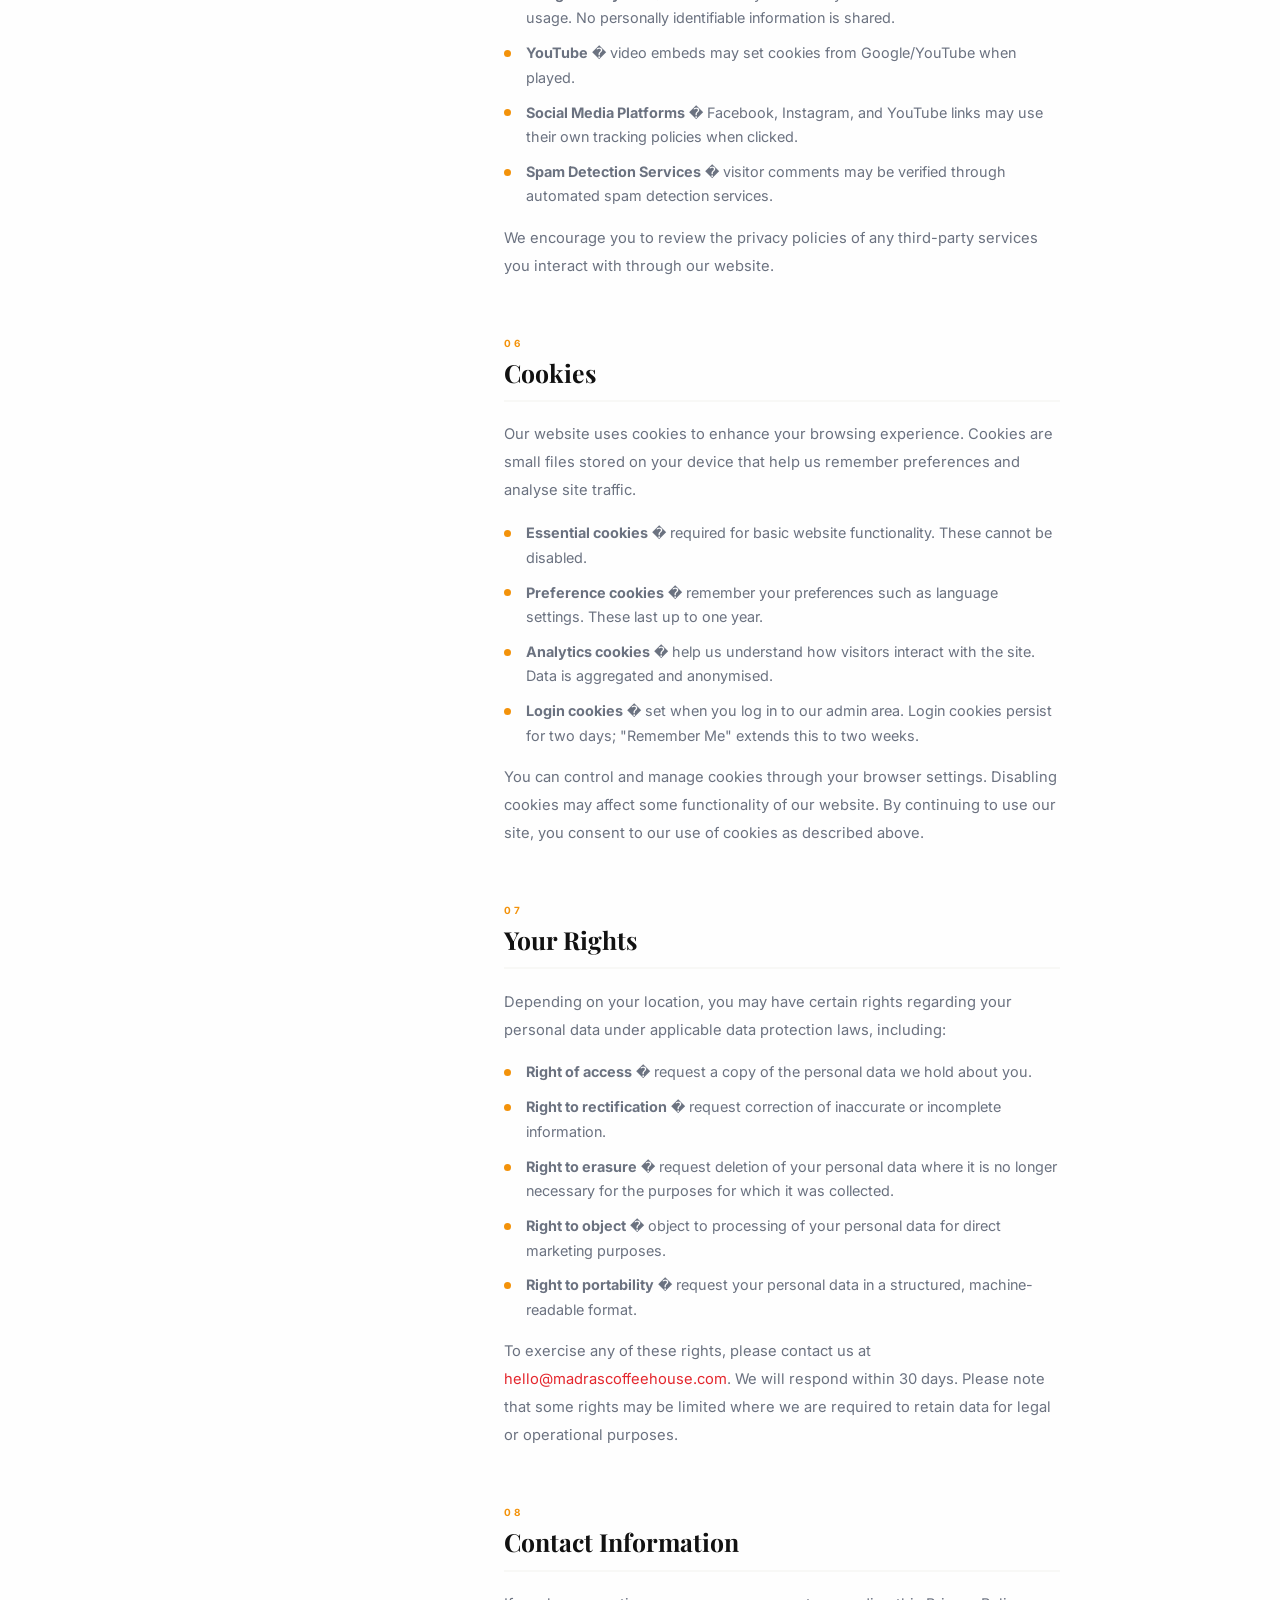
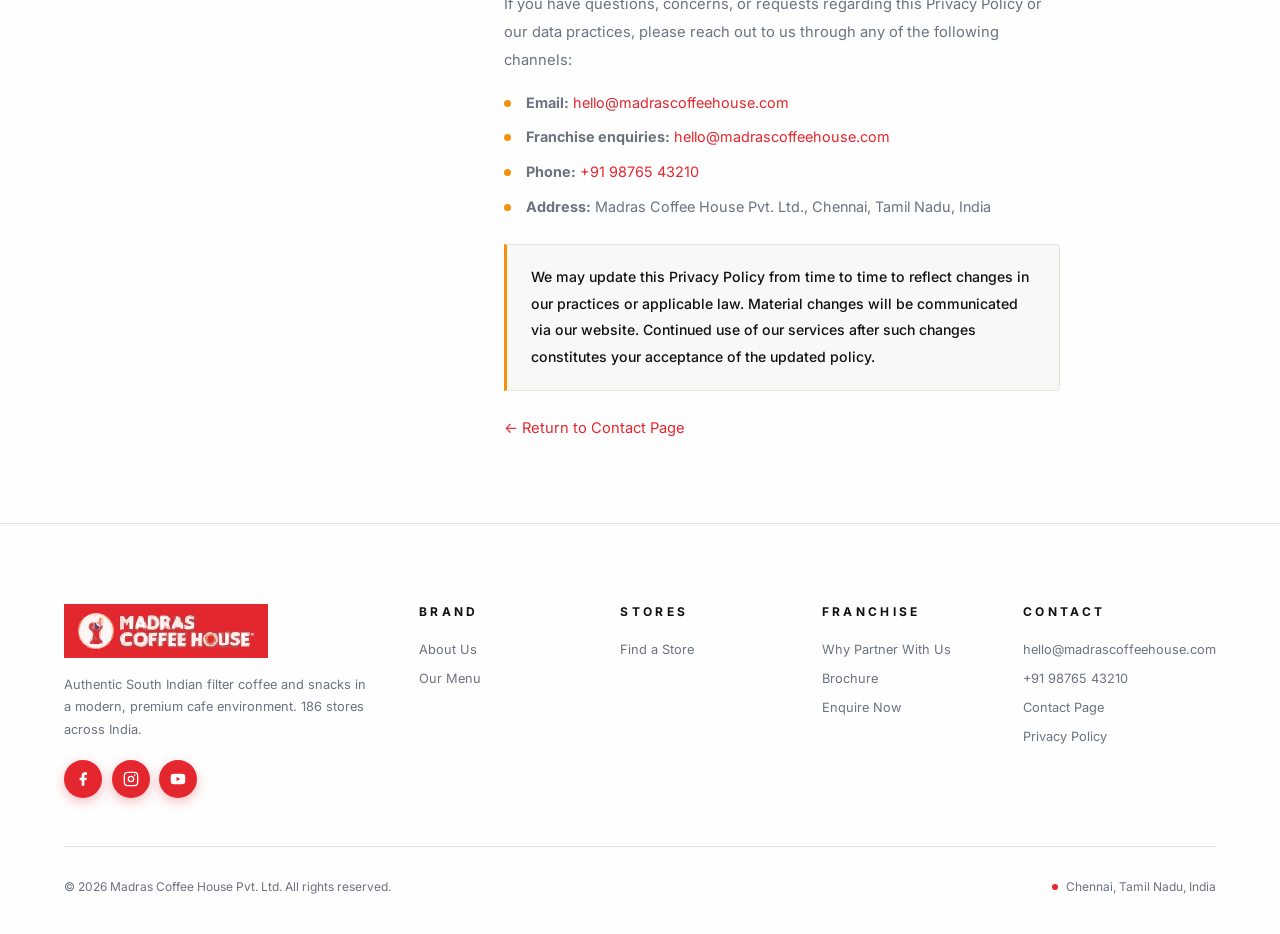
<file: privacy-policy.html>
﻿<!DOCTYPE html>
<html lang="en">
<head>
<meta charset="UTF-8"/><meta name="viewport" content="width=device-width,initial-scale=1.0"/>
<title>Privacy Policy � Madras Coffee House</title>
<meta name="description" content="Read the Madras Coffee House Privacy Policy. We are committed to protecting your personal information and your right to privacy."/>
<link rel="preconnect" href="https://fonts.googleapis.com"/>
<link href="https://fonts.googleapis.com/css2?family=Playfair+Display:ital,wght@0,700;0,900;1,700&family=Inter:wght@300;400;500;600;700&display=swap" rel="stylesheet"/>
<style>
:root{--red:#e4272e;--orange:#f3920a;--white:#fefefe;--black:#111111;--gray:#6b7280;--light:#f8f8f6;--border:#e5e5e0}
*,*::before,*::after{margin:0;padding:0;box-sizing:border-box}html{scroll-behavior:smooth}
body{background:var(--white);color:var(--black);font-family:'Inter',sans-serif;overflow-x:hidden}
nav#nav{position:fixed;top:0;left:0;width:100%;z-index:1000;padding:0 5%;height:72px;display:flex;align-items:center;justify-content:space-between;transition:background .35s,box-shadow .35s,height .35s;background:transparent}
#nav.scrolled{background:var(--white);box-shadow:0 1px 0 var(--border);height:64px}
.logo{display:flex;align-items:center;text-decoration:none;flex-shrink:0}
.logo img{height:48px;width:auto;display:block;object-fit:contain;transition:transform .3s ease}
.logo img:hover{transform:scale(1.04)}
.nav-center{display:flex;gap:0;list-style:none;margin:0;padding:0;align-items:center}
.nav-center li{list-style:none;display:flex;align-items:center}
.nav-center a{display:inline-flex;align-items:center;padding:.5rem 1.1rem;font-size:.78rem;font-weight:600;letter-spacing:.04em;color:var(--black);text-decoration:none;position:relative;transition:color .25s;font-family:'Inter',sans-serif}
.nav-center a::after{content:'';position:absolute;left:1.1rem;right:1.1rem;bottom:0;height:2px;background:var(--red);transform:scaleX(0);transition:transform .3s cubic-bezier(.25,.46,.45,.94)}
.nav-center a:hover,.nav-center a.active{color:var(--red)}
.nav-center a:hover::after,.nav-center a.active::after{transform:scaleX(1)}
.nav-right{display:flex;gap:.75rem;align-items:center;flex-shrink:0}
.btn-outline-nav{background:transparent;color:var(--red);border:1.5px solid var(--red);padding:.48rem 1.1rem;font-size:.74rem;font-weight:600;letter-spacing:.05em;cursor:pointer;transition:all .25s;text-decoration:none;display:inline-flex;align-items:center}
.btn-outline-nav:hover{background:var(--red);color:#fff}
.btn-solid-nav{background:var(--red);color:#fff;border:1.5px solid var(--red);padding:.48rem 1.1rem;font-size:.74rem;font-weight:600;letter-spacing:.05em;cursor:pointer;transition:all .25s;text-decoration:none;display:inline-flex;align-items:center}
.btn-solid-nav:hover{background:#c41f25;border-color:#c41f25}
.mobile-menu-btn{display:none;flex-direction:column;gap:5px;cursor:pointer;padding:8px;border:none;background:transparent}
.mobile-menu-btn span{display:block;width:22px;height:2px;background:var(--black);transition:all .3s}
.mob-nav{display:none;position:fixed;inset:0;background:var(--white);z-index:999;flex-direction:column;align-items:center;justify-content:center;gap:2rem}
.mob-nav.open{display:flex}
.mob-nav a{font-size:1.3rem;font-weight:700;color:var(--black);text-decoration:none}
.mob-nav a:hover{color:var(--red)}
.mob-close{position:absolute;top:1.5rem;right:5%;font-size:1.8rem;cursor:pointer;border:none;background:transparent;color:var(--black)}
.fade-up{opacity:0;transform:translateY(28px);transition:opacity .75s ease,transform .75s ease}
.fade-up.in{opacity:1;transform:none}
.d1{transition-delay:.1s}.d2{transition-delay:.2s}.d3{transition-delay:.3s}
@keyframes fsu{from{opacity:0;transform:translateY(20px)}to{opacity:1;transform:none}}
#hero{position:relative;min-height:360px;padding:100px 5%;background:linear-gradient(135deg,#0f0305 0%,#1a0800 50%,#0a0a0f 100%);display:flex;align-items:center;justify-content:center;text-align:center;overflow:hidden}
.h-pattern{position:absolute;inset:0;background-image:repeating-linear-gradient(0deg,transparent,transparent 60px,rgba(228,39,46,.04) 60px,rgba(228,39,46,.04) 61px),repeating-linear-gradient(90deg,transparent,transparent 60px,rgba(228,39,46,.04) 60px,rgba(228,39,46,.04) 61px)}
.h-ct{position:relative;z-index:2;max-width:700px}
.h-ey{font-size:.68rem;font-weight:700;letter-spacing:.45em;text-transform:uppercase;color:var(--orange);margin-bottom:1.4rem;opacity:0;animation:fsu .8s .2s forwards}
.h-ti{font-family:'Playfair Display',serif;font-size:clamp(2.2rem,5vw,4rem);font-weight:900;color:#fff;text-transform:uppercase;line-height:1.05;margin-bottom:1.1rem;opacity:0;animation:fsu .8s .4s forwards}
.h-ru{width:64px;height:3px;background:var(--red);margin:0 auto 1.2rem;opacity:0;animation:fsu .8s .6s forwards}
.h-su{font-size:.92rem;color:rgba(255,255,255,.65);letter-spacing:.05em;opacity:0;animation:fsu .8s .8s forwards}
#breadcrumb{background:var(--light);border-bottom:1px solid var(--border);padding:.9rem 5%}
.bc-inner{max-width:840px;margin:0 auto;display:flex;align-items:center;gap:.5rem;font-size:.72rem;color:var(--gray)}
.bc-inner a{color:var(--gray);text-decoration:none;transition:color .2s}
.bc-inner a:hover{color:var(--red)}
.bc-sep{color:var(--border)}
.bc-cur{color:var(--black);font-weight:600}
#pp-body{padding:80px 5%;background:var(--white)}
.pp-wrap{max-width:840px;margin:0 auto;display:grid;grid-template-columns:220px 1fr;gap:4rem;align-items:start}
.pp-toc{position:sticky;top:90px}
.toc-label{font-size:.62rem;font-weight:700;letter-spacing:.3em;text-transform:uppercase;color:var(--orange);margin-bottom:1rem}
.toc-list{list-style:none;display:flex;flex-direction:column;gap:.3rem}
.toc-list a{font-size:.78rem;color:var(--gray);text-decoration:none;padding:.4rem .75rem;border-left:2px solid var(--border);transition:all .25s;display:block}
.toc-list a:hover{color:var(--red);border-left-color:var(--red)}
.toc-list a.active{color:var(--red);border-left-color:var(--red);font-weight:600}
.pp-content{display:flex;flex-direction:column;gap:3.5rem}
.pp-section-num{font-size:.62rem;font-weight:700;letter-spacing:.3em;text-transform:uppercase;color:var(--orange);margin-bottom:.55rem}
.pp-section h2{font-family:'Playfair Display',serif;font-size:1.55rem;font-weight:700;color:var(--black);margin-bottom:1.2rem;line-height:1.2;border-bottom:2px solid var(--light);padding-bottom:.8rem}
.pp-section p{font-size:.92rem;color:var(--gray);line-height:1.9;margin-bottom:1rem}
.pp-section p:last-child{margin-bottom:0}
.pp-section ul{list-style:none;display:flex;flex-direction:column;gap:.65rem;margin:1rem 0}
.pp-section ul li{font-size:.9rem;color:var(--gray);line-height:1.7;padding-left:1.4rem;position:relative}
.pp-section ul li::before{content:'';position:absolute;left:0;top:.62em;width:7px;height:7px;border-radius:50%;background:var(--orange)}
.pp-section a{color:var(--red);text-decoration:none}
.pp-section a:hover{text-decoration:underline}
.pp-highlight{background:var(--light);border:1px solid var(--border);border-left:3px solid var(--orange);padding:1.2rem 1.5rem;margin:1.5rem 0;border-radius:0 4px 4px 0}
.pp-highlight p{margin:0;font-size:.88rem;color:var(--black);font-weight:500}
.pp-updated{background:var(--light);border:1px solid var(--border);padding:1rem 1.5rem;margin-bottom:2.5rem;display:flex;align-items:center;gap:1rem}
.pp-updated-icon{width:32px;height:32px;border-radius:50%;background:var(--red);display:flex;align-items:center;justify-content:center;flex-shrink:0}
.pp-updated-icon svg{width:16px;height:16px}
.pp-updated p{font-size:.8rem;color:var(--gray);line-height:1.5}
.pp-updated strong{color:var(--black)}
footer{background:var(--white);border-top:1px solid var(--border);padding:80px 5% 40px}
.fi{max-width:1280px;margin:0 auto}
.ft{display:grid;grid-template-columns:2fr 1fr 1fr 1fr 1fr;gap:3rem;margin-bottom:3rem}
.fb p{font-size:.8rem;color:var(--gray);line-height:1.75;margin:1rem 0 1.2rem}
.fso{display:flex;gap:.6rem}
.fsc{width:38px;height:38px;border-radius:50%;background:var(--red);display:flex;align-items:center;justify-content:center;text-decoration:none;transition:all .3s;box-shadow:0 4px 12px rgba(228,39,46,.3);flex-shrink:0}
.fsc:hover{background:var(--orange);transform:scale(1.1);box-shadow:0 6px 18px rgba(243,146,10,.4)}
.fsc svg{width:16px;height:16px;flex-shrink:0}
.fc h5{font-size:.66rem;font-weight:700;letter-spacing:.28em;text-transform:uppercase;color:var(--black);margin-bottom:1.2rem}
.fc ul{list-style:none;display:flex;flex-direction:column;gap:.55rem}
.fc a{font-size:.8rem;color:var(--gray);text-decoration:none;transition:color .25s}
.fc a:hover{color:var(--red)}
.fbot{display:flex;align-items:center;justify-content:space-between;padding-top:2rem;border-top:1px solid var(--border);flex-wrap:wrap;gap:.75rem}
.fbot p{font-size:.72rem;color:var(--gray)}
.frd{width:6px;height:6px;background:var(--red);border-radius:50%}
@media(max-width:900px){.pp-wrap{grid-template-columns:1fr}.pp-toc{display:none}}
@media(max-width:768px){.nav-center{display:none}.mobile-menu-btn{display:flex}.ft{grid-template-columns:1fr 1fr}}
@media(max-width:480px){.ft{grid-template-columns:1fr}}
</style>
<link rel="stylesheet" href="mobile.css">
</head>
<body>

<!-- -- NAVBAR -------------------------------------------------- -->
<nav id="nav" class="nav-solid">
  <a href="index.html" class="logo">
    <img src="madras.svg" alt="Madras Coffee House" loading="eager"/>
  </a>
  <ul class="nav-center">
    <li><a href="index.html">Home</a></li>
    <li><a href="menu.html">Our Menu</a></li>
    
    <li><a href="about.html">About</a></li>
    <li><a href="franchise.html">Franchise</a></li>
    <li><a href="stores.html">Our Stores</a></li>
    <li><a href="contact.html">Contact</a></li>
  </ul>
  <div class="nav-right">
    <a href="stores.html" class="btn-outline-nav">Find a Store</a>
    <a href="franchise.html" class="btn-solid-nav">Become a Partner</a>
  </div>
  <button class="mobile-menu-btn mob-btn" id="mobBtn" aria-label="Open menu">
    <span></span><span></span><span></span>
  </button>
</nav>

<!-- -- HERO ---------------------------------------------------- -->
<section id="hero">
  <div class="h-pattern"></div>
  <div class="h-ct">
    <div class="h-ey">Legal &amp; Compliance</div>
    <h1 class="h-ti">Privacy Policy</h1>
    <div class="h-ru"></div>
    <p class="h-su">Your trust matters to us.</p>
  </div>
</section>

<div id="breadcrumb">
  <div class="bc-inner">
    <a href="index.html">Home</a>
    <span class="bc-sep">&#x203a;</span>
    <span class="bc-cur">Privacy Policy</span>
  </div>
</div>

<section id="pp-body">
  <div class="pp-wrap">
    <aside class="pp-toc">
      <div class="toc-label">Contents</div>
      <ul class="toc-list">
        <li><a href="#s-intro">1. Introduction</a></li>
        <li><a href="#s-collect">2. Information We Collect</a></li>
        <li><a href="#s-use">3. How We Use Information</a></li>
        <li><a href="#s-protect">4. Data Protection</a></li>
        <li><a href="#s-third">5. Third-Party Services</a></li>
        <li><a href="#s-cookies">6. Cookies</a></li>
        <li><a href="#s-rights">7. Your Rights</a></li>
        <li><a href="#s-contact">8. Contact Us</a></li>
      </ul>
    </aside>

    <div class="pp-content">
      <div class="pp-updated fade-up">
        <div class="pp-updated-icon"><svg viewBox="0 0 24 24" fill="white"><path d="M12 2a10 10 0 100 20A10 10 0 0012 2zm0 4v5l3 3-1.4 1.4L10 12V6h2z"/></svg></div>
        <p><strong>Last updated: February 2024.</strong> This policy describes how Madras Coffee House Pvt. Ltd. handles your personal information across all our platforms and stores.</p>
      </div>

      <div class="pp-section fade-up" id="s-intro">
        <div class="pp-section-num">01</div>
        <h2>Introduction</h2>
        <p>Madras Coffee House Pvt. Ltd. ("MCH", "we", "our", or "us") is committed to protecting your personal information and your right to privacy. This Privacy Policy explains how we collect, use, and safeguard information when you visit our website, interact with our stores, or engage with our franchise and partnership programmes.</p>
        <p>Our website address is: <a href="https://madrascoffeehouse.com">madrascoffeehouse.com</a></p>
        <div class="pp-highlight"><p>By using our website or services, you agree to the collection and use of information in accordance with this policy. We do not sell, trade, or transfer your personally identifiable information to outside parties without your consent.</p></div>
      </div>

      <div class="pp-section fade-up d1" id="s-collect">
        <div class="pp-section-num">02</div>
        <h2>Information We Collect</h2>
        <p>We collect information you provide directly to us and information generated through your use of our website and services.</p>
        <ul>
          <li><strong>Contact information</strong> � name, email address, phone number, and location when you submit enquiry forms or contact us directly.</li>
          <li><strong>Franchise enquiry data</strong> � city, investment intent, background, and business details submitted through our franchise application forms.</li>
          <li><strong>Usage data</strong> � pages visited, time spent, browser type, device information, and IP address collected automatically when you visit our site.</li>
          <li><strong>Comments and feedback</strong> � any reviews, comments, or feedback submitted through our website forms.</li>
          <li><strong>Media uploads</strong> � if you upload images, avoid including embedded location data (EXIF GPS), as visitors may be able to extract this information.</li>
        </ul>
      </div>

      <div class="pp-section fade-up" id="s-use">
        <div class="pp-section-num">03</div>
        <h2>How We Use Information</h2>
        <p>We use the information we collect for the following purposes:</p>
        <ul>
          <li>To respond to franchise enquiries, partnership requests, and customer service communications.</li>
          <li>To improve and personalise the content, products, and services we offer on our website.</li>
          <li>To process and manage franchise applications and store partner onboarding.</li>
          <li>To send transactional communications � confirmation emails, enquiry responses, and operational updates.</li>
          <li>To analyse website performance and user behaviour in aggregate to improve user experience.</li>
          <li>To comply with applicable laws, regulations, and legal obligations.</li>
        </ul>
        <p>We will not send you unsolicited marketing communications without your explicit consent, and you may unsubscribe from any communication at any time.</p>
      </div>

      <div class="pp-section fade-up d1" id="s-protect">
        <div class="pp-section-num">04</div>
        <h2>Data Protection</h2>
        <p>We implement industry-standard security measures to protect your personal information from unauthorised access, alteration, disclosure, or destruction. These include:</p>
        <ul>
          <li>SSL/TLS encryption for all data transmitted between your browser and our servers.</li>
          <li>Restricted internal access to personal data on a need-to-know basis.</li>
          <li>Regular review of our information collection, storage, and processing practices.</li>
        </ul>
        <p>For users who register on our website or leave comments, we retain your personal information in your user profile. All users can request to view, edit, or delete their personal information at any time by contacting us at <a href="mailto:hello@madrascoffeehouse.com">hello@madrascoffeehouse.com</a>.</p>
        <div class="pp-highlight"><p>We retain personal data only as long as necessary to fulfil the purposes for which it was collected, or as required by applicable law.</p></div>
      </div>

      <div class="pp-section fade-up" id="s-third">
        <div class="pp-section-num">05</div>
        <h2>Third-Party Services</h2>
        <p>Our website may include embedded content from third-party platforms � including YouTube videos, maps, and social media � that behave as if you have directly visited those third-party websites. These platforms may collect data about you, use cookies, and monitor your interaction with their embedded content.</p>
        <ul>
          <li><strong>Google Analytics</strong> � we use anonymised analytics to understand website usage. No personally identifiable information is shared.</li>
          <li><strong>YouTube</strong> � video embeds may set cookies from Google/YouTube when played.</li>
          <li><strong>Social Media Platforms</strong> � Facebook, Instagram, and YouTube links may use their own tracking policies when clicked.</li>
          <li><strong>Spam Detection Services</strong> � visitor comments may be verified through automated spam detection services.</li>
        </ul>
        <p>We encourage you to review the privacy policies of any third-party services you interact with through our website.</p>
      </div>

      <div class="pp-section fade-up d1" id="s-cookies">
        <div class="pp-section-num">06</div>
        <h2>Cookies</h2>
        <p>Our website uses cookies to enhance your browsing experience. Cookies are small files stored on your device that help us remember preferences and analyse site traffic.</p>
        <ul>
          <li><strong>Essential cookies</strong> � required for basic website functionality. These cannot be disabled.</li>
          <li><strong>Preference cookies</strong> � remember your preferences such as language settings. These last up to one year.</li>
          <li><strong>Analytics cookies</strong> � help us understand how visitors interact with the site. Data is aggregated and anonymised.</li>
          <li><strong>Login cookies</strong> � set when you log in to our admin area. Login cookies persist for two days; "Remember Me" extends this to two weeks.</li>
        </ul>
        <p>You can control and manage cookies through your browser settings. Disabling cookies may affect some functionality of our website. By continuing to use our site, you consent to our use of cookies as described above.</p>
      </div>

      <div class="pp-section fade-up" id="s-rights">
        <div class="pp-section-num">07</div>
        <h2>Your Rights</h2>
        <p>Depending on your location, you may have certain rights regarding your personal data under applicable data protection laws, including:</p>
        <ul>
          <li><strong>Right of access</strong> � request a copy of the personal data we hold about you.</li>
          <li><strong>Right to rectification</strong> � request correction of inaccurate or incomplete information.</li>
          <li><strong>Right to erasure</strong> � request deletion of your personal data where it is no longer necessary for the purposes for which it was collected.</li>
          <li><strong>Right to object</strong> � object to processing of your personal data for direct marketing purposes.</li>
          <li><strong>Right to portability</strong> � request your personal data in a structured, machine-readable format.</li>
        </ul>
        <p>To exercise any of these rights, please contact us at <a href="mailto:hello@madrascoffeehouse.com">hello@madrascoffeehouse.com</a>. We will respond within 30 days. Please note that some rights may be limited where we are required to retain data for legal or operational purposes.</p>
      </div>

      <div class="pp-section fade-up d1" id="s-contact">
        <div class="pp-section-num">08</div>
        <h2>Contact Information</h2>
        <p>If you have questions, concerns, or requests regarding this Privacy Policy or our data practices, please reach out to us through any of the following channels:</p>
        <ul>
          <li><strong>Email:</strong> <a href="mailto:hello@madrascoffeehouse.com">hello@madrascoffeehouse.com</a></li>
          <li><strong>Franchise enquiries:</strong> <a href="mailto:hello@madrascoffeehouse.com">hello@madrascoffeehouse.com</a></li>
          <li><strong>Phone:</strong> <a href="tel:+919876543210">+91 98765 43210</a></li>
          <li><strong>Address:</strong> Madras Coffee House Pvt. Ltd., Chennai, Tamil Nadu, India</li>
        </ul>
        <div class="pp-highlight"><p>We may update this Privacy Policy from time to time to reflect changes in our practices or applicable law. Material changes will be communicated via our website. Continued use of our services after such changes constitutes your acceptance of the updated policy.</p></div>
        <p style="margin-top:1.5rem"><a href="contact.html">&#x2190; Return to Contact Page</a></p>
      </div>
    </div>
  </div>
</section>

<footer>
  <div class="fi">
    <div class="ft">
      <div class="fb">
        <div style="margin-bottom:.8rem"><img src="madras.svg" alt="Madras Coffee House" style="height:54px"/></div>
        <p>Authentic South Indian filter coffee and snacks in a modern, premium cafe environment. 186 stores across India.</p>
        <div class="fso">
          <a class="fsc" href="https://www.facebook.com/madrascoffeehouseofficial/" target="_blank" aria-label="Facebook"><svg viewBox="0 0 24 24" fill="white"><path d="M18 2h-3a5 5 0 00-5 5v3H7v4h3v8h4v-8h3l1-4h-4V7a1 1 0 011-1h3z"/></svg></a>
          <a class="fsc" href="https://www.instagram.com/madrascoffeehouseofficial/" target="_blank" aria-label="Instagram"><svg viewBox="0 0 24 24" fill="none" stroke="white" stroke-width="2" stroke-linecap="round"><rect x="2" y="2" width="20" height="20" rx="5"/><circle cx="12" cy="12" r="4"/><circle cx="17.5" cy="6.5" r="1.2" fill="white" stroke="none"/></svg></a>
          <a class="fsc" href="https://www.youtube.com/@madrascoffeehouseofficial" target="_blank" aria-label="YouTube"><svg viewBox="0 0 24 24" fill="white"><path d="M22.54 6.42a2.78 2.78 0 00-1.96-1.96C18.88 4 12 4 12 4s-6.88 0-8.58.46a2.78 2.78 0 00-1.96 1.96A29 29 0 001 12a29 29 0 00.46 5.58 2.78 2.78 0 001.96 1.96C5.12 20 12 20 12 20s6.88 0 8.58-.46a2.78 2.78 0 001.96-1.96A29 29 0 0023 12a29 29 0 00-.46-5.58z"/><polygon points="9.75,15.02 15.5,12 9.75,8.98" fill="#e4272e"/></svg></a>
        </div>
      </div>
      <div class="fc"><h5>Brand</h5><ul><li><a href="about.html">About Us</a></li><li><a href="menu.html">Our Menu</a></li></ul></div>
      <div class="fc"><h5>Stores</h5><ul><li><a href="stores.html">Find a Store</a></li></ul></div>
      <div class="fc"><h5>Franchise</h5><ul><li><a href="franchise.html">Why Partner With Us</a></li><li><a href="https://madrascoffeehouse.com/wp-content/uploads/2025/10/MCH-PRESENTATION-new-final-.pdf" target="_blank">Brochure</a></li><li><a href="mailto:hello@madrascoffeehouse.com">Enquire Now</a></li></ul></div>
      <div class="fc"><h5>Contact</h5><ul><li><a href="mailto:hello@madrascoffeehouse.com">hello@madrascoffeehouse.com</a></li><li><a href="tel:+919876543210">+91 98765 43210</a></li><li><a href="contact.html">Contact Page</a></li><li><a href="privacy-policy.html">Privacy Policy</a></li></ul></div>
    </div>
    <div class="fbot"><p>&#169; 2026 Madras Coffee House Pvt. Ltd. All rights reserved.</p><div style="display:flex;align-items:center;gap:.5rem"><div class="frd"></div><p>Chennai, Tamil Nadu, India</p></div></div>
  </div>
</footer>

<script>
const NAV=document.getElementById('nav');
window.addEventListener('scroll',()=>NAV.classList.toggle('scrolled',scrollY>40),{passive:true});
const obs=new IntersectionObserver(es=>es.forEach(e=>{if(e.isIntersecting){e.target.classList.add('in');obs.unobserve(e.target);}}),{threshold:.1,rootMargin:'0px 0px -40px 0px'});
document.querySelectorAll('.fade-up').forEach(el=>obs.observe(el));
const tocLinks=document.querySelectorAll('.toc-list a');
const sections=document.querySelectorAll('.pp-section');
window.addEventListener('scroll',()=>{let cur='';sections.forEach(s=>{if(window.scrollY>=s.offsetTop-120)cur=s.id;});tocLinks.forEach(a=>{a.classList.toggle('active',a.getAttribute('href')==='#'+cur);});},{passive:true});
document.querySelectorAll('a[href^="#"]').forEach(a=>{a.addEventListener('click',e=>{const tgt=document.querySelector(a.getAttribute('href'));if(tgt){e.preventDefault();const top=tgt.getBoundingClientRect().top+scrollY-NAV.offsetHeight-16;window.scrollTo({top,behavior:'smooth'});}});});
document.body.style.opacity='0';document.body.style.transition='opacity .3s';
setTimeout(()=>document.body.style.opacity='1',50);
document.querySelectorAll('a[href]').forEach(a=>{const h=a.getAttribute('href');if(!h||h.startsWith('#')||h.startsWith('mailto:')||h.startsWith('tel:')||h.startsWith('http')||a.target==="_blank")return;a.addEventListener('click',e=>{e.preventDefault();document.body.style.opacity='0';setTimeout(()=>window.location.href=h,300);});});
</script>
  <script src="mobile.js" defer></script>
</body>
</html>
</file>
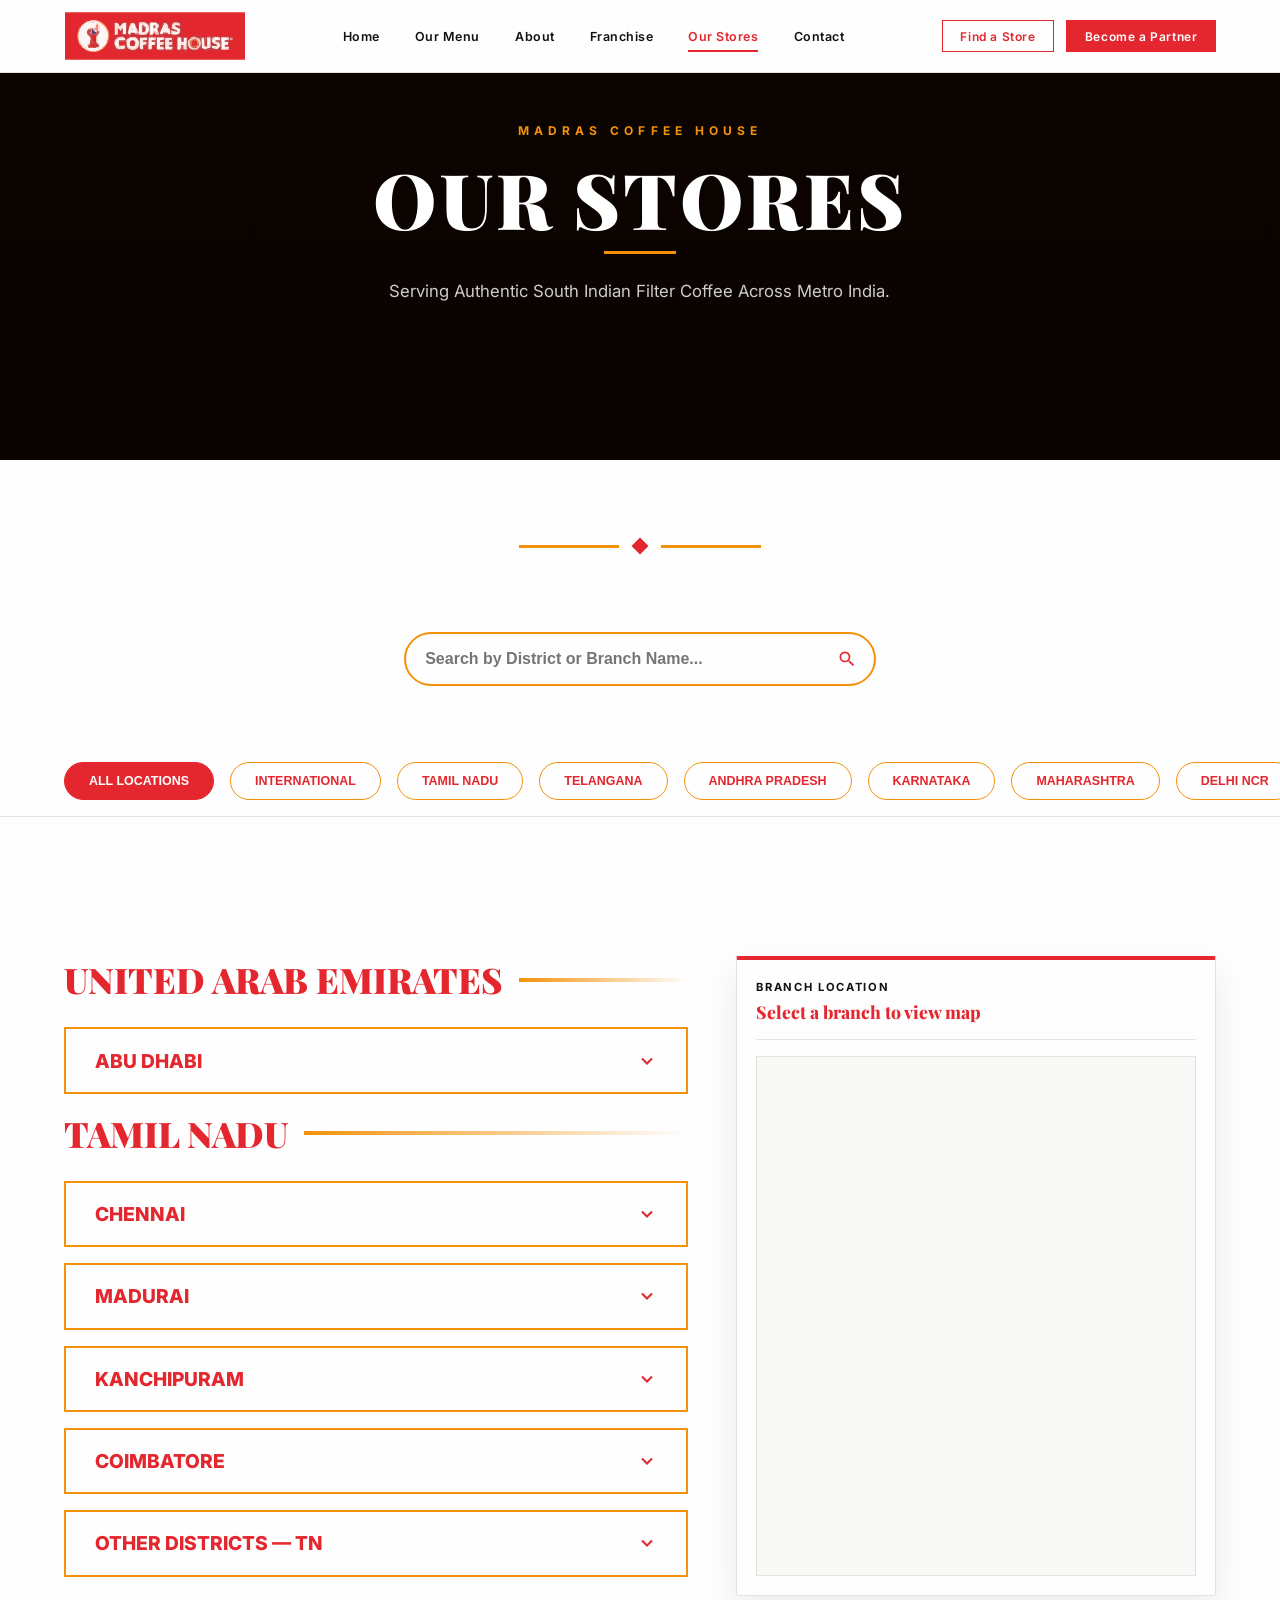
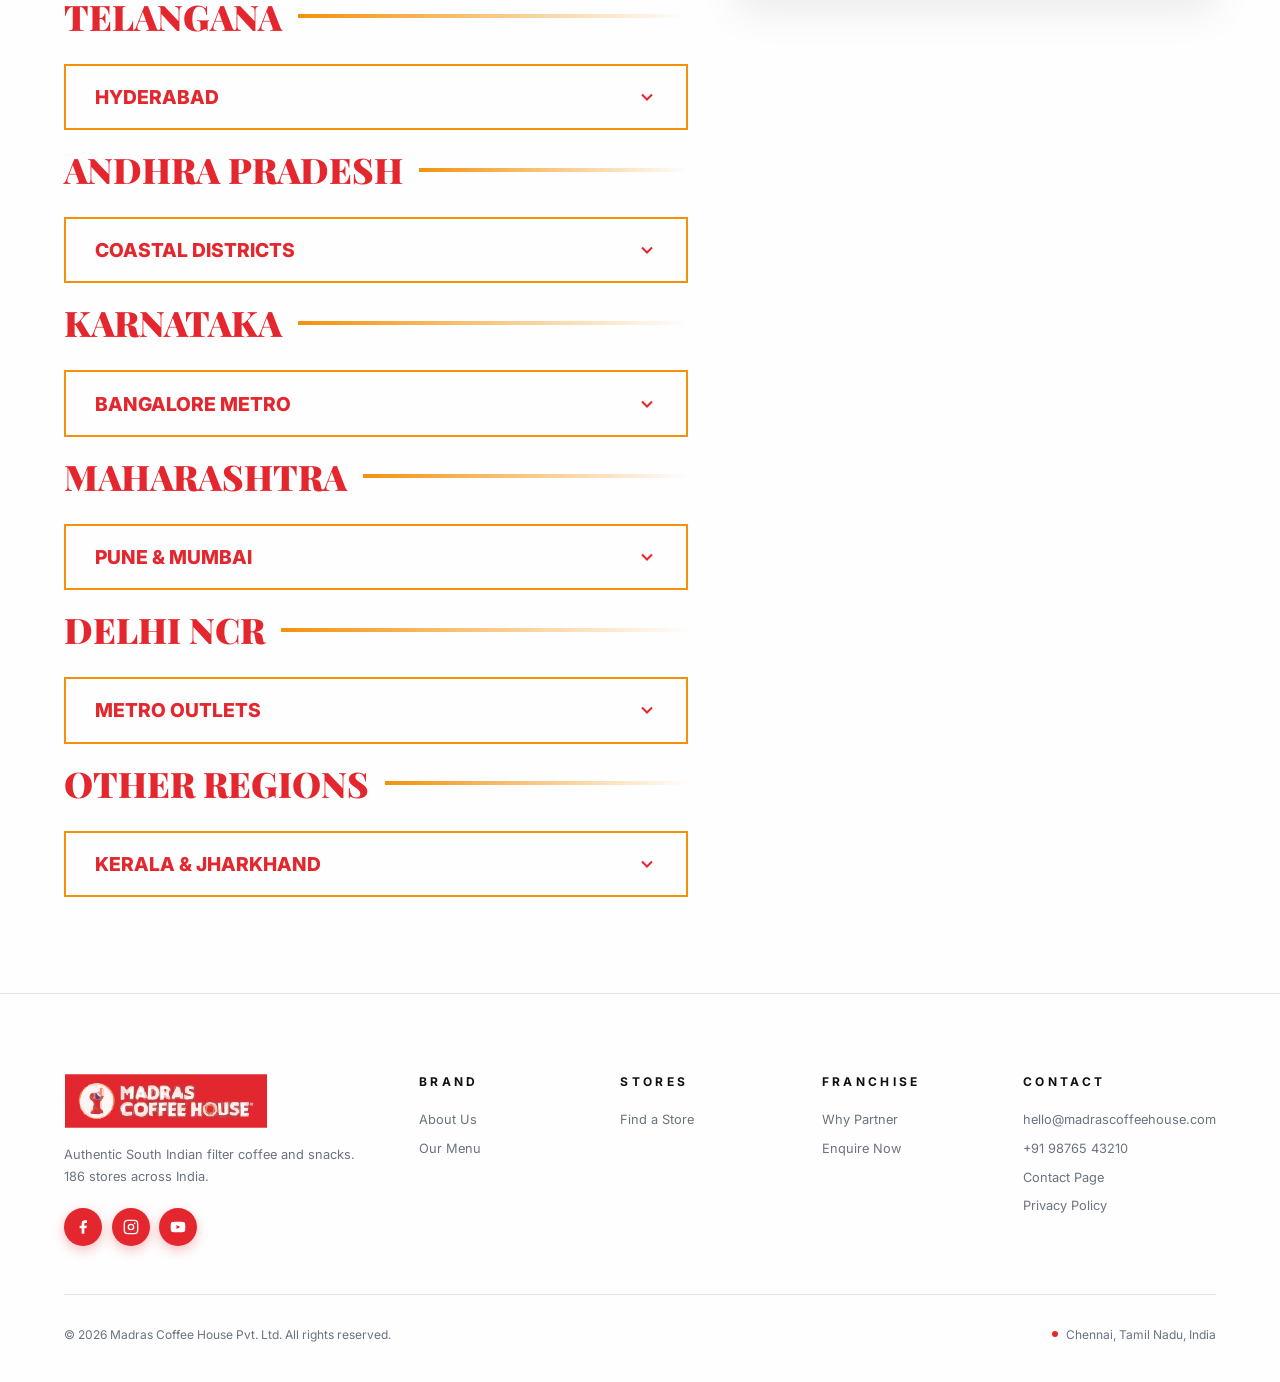
<file: stores.html>
<!doctype html>
<html lang="en">
  <head>
    <meta charset="UTF-8" />
    <meta name="viewport" content="width=device-width,initial-scale=1.0" />
    <title>Our Stores — Madras Coffee House</title>
    <link rel="preconnect" href="https://fonts.googleapis.com" />
    <link
      href="https://fonts.googleapis.com/css2?family=Playfair+Display:wght@700;900&family=Inter:wght@400;500;600;700&display=swap"
      rel="stylesheet"
    />
    <style>
      :root {
        --red: #e4272e;
        --orange: #f3920a;
        --white: #fefefe;
        --black: #111;
        --gray: #6b7280;
        --light: #f8f8f6;
        --border: #e5e5e0;
        --red-l: rgba(228, 39, 46, 0.09);
        --ora-l: rgba(243, 146, 10, 0.09);
      }
      *,
      *::before,
      *::after {
        margin: 0;
        padding: 0;
        box-sizing: border-box;
      }
      html {
        scroll-behavior: smooth;
      }
      body {
        background: var(--white);
        color: var(--black);
        font-family: "Inter", sans-serif;
        overflow-x: hidden;
      }

      /* NAVBAR */
      nav#nav {
        position: fixed;
        top: 0;
        left: 0;
        width: 100%;
        z-index: 1000;
        padding: 0 5%;
        height: 72px;
        display: flex;
        align-items: center;
        justify-content: space-between;
        transition:
          background 0.35s,
          box-shadow 0.35s,
          height 0.35s;
        background: var(--white);
        box-shadow: 0 1px 0 var(--border);
      }
      #nav.scrolled {
        background: var(--white);
        box-shadow: 0 1px 0 var(--border);
        height: 64px;
      }
      .logo {
        display: flex;
        align-items: center;
        text-decoration: none;
        flex-shrink: 0;
      }
      .logo img {
        height: 48px;
        width: auto;
        display: block;
        object-fit: contain;
        transition: transform 0.3s ease;
      }
      .logo img:hover {
        transform: scale(1.04);
      }
      .nav-center {
        display: flex;
        gap: 0;
        list-style: none;
        margin: 0;
        padding: 0;
        align-items: center;
      }
      .nav-center li {
        list-style: none;
        display: flex;
        align-items: center;
      }
      .nav-center a {
        display: inline-flex;
        align-items: center;
        padding: 0.5rem 1.1rem;
        font-size: 0.78rem;
        font-weight: 600;
        letter-spacing: 0.04em;
        color: var(--black);
        text-decoration: none;
        position: relative;
        transition: color 0.25s;
        font-family: "Inter", sans-serif;
      }
      .nav-center a::after {
        content: "";
        position: absolute;
        left: 1.1rem;
        right: 1.1rem;
        bottom: 0;
        height: 2px;
        background: var(--red);
        transform: scaleX(0);
        transition: transform 0.3s cubic-bezier(0.25, 0.46, 0.45, 0.94);
      }
      .nav-center a:hover,
      .nav-center a.active {
        color: var(--red);
      }
      .nav-center a:hover::after,
      .nav-center a.active::after {
        transform: scaleX(1);
      }
      .nav-right {
        display: flex;
        gap: 0.75rem;
        align-items: center;
        flex-shrink: 0;
      }
      .btn-outline-nav {
        background: transparent;
        color: var(--red);
        border: 1.5px solid var(--red);
        padding: 0.48rem 1.1rem;
        font-size: 0.74rem;
        font-weight: 600;
        letter-spacing: 0.05em;
        cursor: pointer;
        transition: all 0.25s;
        text-decoration: none;
        display: inline-flex;
        align-items: center;
      }
      .btn-outline-nav:hover {
        background: var(--red);
        color: #fff;
      }
      .btn-solid-nav {
        background: var(--red);
        color: #fff;
        border: 1.5px solid var(--red);
        padding: 0.48rem 1.1rem;
        font-size: 0.74rem;
        font-weight: 600;
        letter-spacing: 0.05em;
        cursor: pointer;
        transition: all 0.25s;
        text-decoration: none;
        display: inline-flex;
        align-items: center;
      }
      .btn-solid-nav:hover {
        background: #c41f25;
        border-color: #c41f25;
      }
      .mobile-menu-btn {
        display: none;
        flex-direction: column;
        gap: 5px;
        cursor: pointer;
        padding: 8px;
        border: none;
        background: transparent;
      }
      .mobile-menu-btn span {
        display: block;
        width: 22px;
        height: 2px;
        background: var(--black);
        transition: all 0.3s;
      }

      /* HERO */
      #hero {
        position: relative;
        min-height: 460px;
        padding: 100px 5%;
        background:
          url("https://res.cloudinary.com/dr7jaclns/image/upload/v1781517265/db35ee13-fff6-4a6b-9463-5924ba87edf0_f6qzyo.jpg")
            center/cover no-repeat,
          #1a0800;
        display: flex;
        align-items: center;
        justify-content: center;
        text-align: center;
        overflow: hidden;
      }
      .hero-overlay {
        position: absolute;
        inset: 0;
        background: linear-gradient(
          to bottom,
          rgba(0, 0, 0, 0.55) 0%,
          rgba(0, 0, 0, 0.65) 100%
        );
      }
      .hero-content {
        position: relative;
        z-index: 2;
        max-width: 760px;
      }
      .hero-eyebrow {
        font-size: 0.68rem;
        font-weight: 700;
        letter-spacing: 0.42em;
        text-transform: uppercase;
        color: var(--orange);
        margin-bottom: 1.4rem;
        opacity: 0;
        animation: fsu 0.8s 0.2s forwards;
      }
      .hero-title {
        font-family: "Playfair Display", serif;
        font-size: clamp(2.8rem, 6vw, 5.2rem);
        font-weight: 900;
        color: #fff;
        letter-spacing: 0.04em;
        text-transform: uppercase;
        line-height: 1;
        margin-bottom: 0.9rem;
        opacity: 0;
        animation: fsu 0.8s 0.4s forwards;
      }
      .hero-underline {
        width: 72px;
        height: 3px;
        background: var(--orange);
        margin: 0 auto 1.4rem;
        opacity: 0;
        animation: fsu 0.8s 0.6s forwards;
      }
      .hero-sub {
        font-size: 1.05rem;
        color: rgba(255, 255, 255, 0.8);
        line-height: 1.7;
        max-width: 520px;
        margin: 0 auto 2rem;
        opacity: 0;
        animation: fsu 0.8s 0.75s forwards;
      }
      @keyframes fsu {
        from {
          opacity: 0;
          transform: translateY(18px);
        }
        to {
          opacity: 1;
          transform: translateY(0);
        }
      }
      /* MAP FEATURES ENHANCEMENTS */
      .traditional-divider {
        display: flex;
        align-items: center;
        justify-content: center;
        gap: 15px;
        margin: 80px 0;
      }
      .divider-line {
        height: 3px;
        width: 100px;
        background-color: var(--orange);
      }
      .divider-diamond {
        width: 12px;
        height: 12px;
        background-color: var(--red);
        transform: rotate(45deg);
      }

      .search-section {
        max-width: 600px;
        margin: 0 auto 60px;
        padding: 0 5%;
      }
      .search-box {
        position: relative;
        display: flex;
        align-items: center;
      }
      .search-box input {
        width: 100%;
        padding: 1rem 3rem 1rem 1.2rem;
        border: 2.5px solid var(--orange);
        background: var(--white);
        color: var(--black);
        border-radius: 50px;
        font-size: 1rem;
        font-weight: 600;
        outline: none;
        transition: border-color 0.25s;
      }
      .search-box input:focus {
        border-color: var(--red);
      }
      .search-box svg {
        position: absolute;
        right: 1.2rem;
        width: 20px;
        height: 20px;
        fill: var(--red);
      }

      .filter-container {
        position: sticky;
        top: 72px;
        z-index: 100;
        background: var(--white);
        box-shadow: 0 1px 0 var(--border);
        padding: 1rem 0;
        margin-bottom: 60px;
      }
      .filter-tabs {
        display: flex;
        gap: 1rem;
        overflow-x: auto;
        padding: 0 5%;
        scrollbar-width: none;
      }
      .filter-tabs::-webkit-scrollbar {
        display: none;
      }
      .tab-btn {
        padding: 0.7rem 1.5rem;
        background: transparent;
        border: 1.5px solid var(--orange);
        color: var(--red);
        border-radius: 50px;
        font-weight: 700;
        text-transform: uppercase;
        font-size: 0.78rem;
        cursor: pointer;
        white-space: nowrap;
        transition: all 0.3s;
      }
      .tab-btn.active,
      .tab-btn:hover {
        background: var(--red);
        color: #fff;
        border-color: var(--red);
      }

      .state-ttl {
        font-family: "Playfair Display", serif;
        font-size: 2.2rem;
        font-weight: 900;
        color: var(--red);
        text-transform: uppercase;
        margin-bottom: 1.5rem;
        display: flex;
        align-items: center;
        gap: 1rem;
      }
      .state-ttl::after {
        content: "";
        flex: 1;
        height: 4px;
        background: linear-gradient(to right, var(--orange), transparent);
      }

      .dist-sec {
        margin-bottom: 1rem;
      }
      .dist-head {
        background: var(--white);
        border: 2px solid var(--orange);
        padding: 1.2rem 1.8rem;
        cursor: pointer;
        display: flex;
        justify-content: space-between;
        align-items: center;
        transition: all 0.25s;
      }
      .dist-head:hover {
        background: var(--ora-l);
      }
      .dist-head h3 {
        font-size: 1.2rem;
        font-weight: 800;
        color: var(--red);
        text-transform: uppercase;
        margin: 0;
      }
      .dist-arrow {
        transition: transform 0.35s cubic-bezier(0.19, 1, 0.22, 1);
        color: var(--red);
      }
      .dist-sec.open .dist-arrow {
        transform: rotate(180deg);
      }

      .bc {
        background: var(--white);
        border: 2px solid var(--orange);
        padding: 2rem;
        display: flex;
        flex-direction: column;
        gap: 1rem;
        transition: all 0.4s;
        position: relative;
      }
      .bc:hover {
        transform: translateY(-8px);
        border-color: var(--red);
        box-shadow: 0 15px 30px var(--red-l);
      }
      .bc h4 {
        font-size: 1.3rem;
        font-weight: 850;
        color: var(--red);
        margin: 0;
        line-height: 1.2;
      }
      .bc-info {
        display: flex;
        flex-direction: column;
        gap: 10px;
      }
      .info-row {
        display: flex;
        gap: 10px;
        align-items: flex-start;
      }
      .info-row svg {
        width: 16px;
        height: 16px;
        fill: var(--orange);
        margin-top: 3px;
      }
      .info-row p {
        margin: 0;
        font-size: 0.9rem;
        font-weight: 500;
        color: var(--black);
        line-height: 1.5;
      }

      .btn-map {
        margin-top: auto;
        display: inline-flex;
        align-items: center;
        justify-content: center;
        gap: 10px;
        padding: 12px;
        background: var(--red);
        color: #fff;
        text-decoration: none;
        font-weight: 800;
        text-transform: uppercase;
        font-size: 0.85rem;
        letter-spacing: 1px;
        border: none;
        cursor: pointer;
        transition: all 0.3s;
      }
      .btn-map:hover {
        background: var(--orange);
      }

      /* RESTORE CLASSIC SPLIT VIEW */
      #main {
        max-width: 1500px;
        margin: 0 auto;
        padding: 80px 5%;
        display: flex;
        gap: 3rem;
        align-items: flex-start;
      }
      #list-side {
        flex: 1;
      }

      .map-sidebar {
        width: 480px;
        position: sticky;
        top: 140px;
        z-index: 90;
      }
      .map-sticky-container {
        background: var(--white);
        border: 1px solid var(--border);
        border-top: 4px solid var(--red);
        padding: 1.2rem;
        box-shadow: 0 15px 40px rgba(0, 0, 0, 0.08);
        border-radius: 2px;
      }
      .map-header {
        padding-bottom: 1rem;
        margin-bottom: 1rem;
        border-bottom: 1px solid var(--border);
        text-align: left;
      }
      .map-header h3 {
        color: var(--black);
        font-size: 0.7rem;
        text-transform: uppercase;
        letter-spacing: 0.15em;
        font-weight: 700;
        margin-bottom: 0.4rem;
      }
      #active-branch-name {
        color: var(--red);
        font-size: 1.1rem;
        font-weight: 800;
        font-family: "Playfair Display", serif;
        text-transform: none;
        letter-spacing: 0;
      }
      .map-frame-wrapper {
        height: 520px;
        background: var(--light);
        border: 1px solid var(--border);
        overflow: hidden;
      }
      #store-map-iframe {
        width: 100%;
        height: 100%;
        border: 0;
        transition: opacity 0.3s;
      }

      @media (max-width: 992px) {
        #main {
          flex-direction: column;
          padding: 60px 5%;
        }
        .map-sidebar {
          width: 100%;
          position: relative;
          top: 0;
          display: none;
        }
        .map-sidebar.mobile-visible {
          display: block;
          margin: 1rem 0 2.5rem;
        }
        .map-frame-wrapper {
          height: 350px;
        }
      }
      /* FOOTER */
      footer {
        background: var(--white);
        border-top: 1px solid var(--border);
        padding: 80px 5% 40px;
      }
      .fi2 {
        max-width: 1280px;
        margin: 0 auto;
      }
      .ft {
        display: grid;
        grid-template-columns: 2fr 1fr 1fr 1fr 1fr;
        gap: 3rem;
        margin-bottom: 3rem;
      }
      .fb p {
        font-size: 0.8rem;
        color: var(--gray);
        line-height: 1.75;
        margin: 1rem 0 1.2rem;
      }
      .fso {
        display: flex;
        gap: 0.6rem;
      }
      .fsc {
        width: 38px;
        height: 38px;
        border-radius: 50%;
        background: var(--red);
        display: flex;
        align-items: center;
        justify-content: center;
        text-decoration: none;
        transition: all 0.3s;
        box-shadow: 0 4px 12px rgba(228, 39, 46, 0.3);
        flex-shrink: 0;
      }
      .fsc:hover {
        background: var(--orange);
        transform: scale(1.1);
        box-shadow: 0 6px 18px rgba(243, 146, 10, 0.4);
      }
      .fsc svg {
        width: 16px;
        height: 16px;
        flex-shrink: 0;
      }
      .fc h5 {
        font-size: 0.66rem;
        font-weight: 700;
        letter-spacing: 0.28em;
        text-transform: uppercase;
        color: var(--black);
        margin-bottom: 1.2rem;
      }
      .fc ul {
        list-style: none;
        display: flex;
        flex-direction: column;
        gap: 0.55rem;
      }
      .fc a {
        font-size: 0.8rem;
        color: var(--gray);
        text-decoration: none;
        transition: color 0.25s;
      }
      .fc a:hover {
        color: var(--red);
      }
      .fbot {
        display: flex;
        align-items: center;
        justify-content: space-between;
        padding-top: 2rem;
        border-top: 1px solid var(--border);
        flex-wrap: wrap;
        gap: 0.75rem;
      }
      .fbot p,
      .fbot a {
        font-size: 0.72rem;
        color: var(--gray);
        text-decoration: none;
      }
      .fbot a:hover {
        color: var(--red);
      }
      .frd {
        width: 6px;
        height: 6px;
        background: var(--red);
        border-radius: 50%;
      }
      @media (max-width: 1200px) {
        #main {
          grid-template-columns: 1fr;
        }
        .dist-body {
          grid-template-columns: repeat(auto-fill, minmax(240px, 1fr));
        }
        #mp {
          position: static;
        }
        #mf,
        .map-ph,
        .map-ld {
          height: 380px;
        }
        .ft {
          grid-template-columns: 1fr 1fr;
        }
      }
      @media (max-width: 640px) {
        .ft {
          grid-template-columns: 1fr;
        }
        nav {
          padding: 0 4%;
        }
        .nav-center,
        .nav-right .btn-outline-nav {
          display: none;
        }
        .mob-btn {
          display: flex;
        }
        .dist-body {
          grid-template-columns: 1fr;
        }
        #mf,
        .map-ph,
        .map-ld {
          height: 300px;
        }
      }
    </style>
    <link rel="stylesheet" href="mobile.css" />
  </head>
  <body>
    <!-- NAVBAR -->
    <nav id="nav">
      <a href="index.html" class="logo">
        <img src="madras.svg" alt="Madras Coffee House" loading="eager" />
      </a>
      <ul class="nav-center">
        <li><a href="index.html">Home</a></li>
        <li><a href="menu.html">Our Menu</a></li>

        <li><a href="about.html">About</a></li>
        <li><a href="franchise.html">Franchise</a></li>
        <li><a href="stores.html" class="active">Our Stores</a></li>
        <li><a href="contact.html">Contact</a></li>
      </ul>
      <div class="nav-right">
        <a href="stores.html" class="btn-outline-nav">Find a Store</a>
        <a href="franchise.html" class="btn-solid-nav">Become a Partner</a>
      </div>
      <button
        class="mobile-menu-btn mob-btn"
        id="mobBtn"
        aria-label="Open menu"
      >
        <span></span><span></span><span></span>
      </button>
    </nav>

    <!-- HERO -->
    <section id="hero">
      <div class="hero-overlay"></div>
      <div class="hero-content">
        <div class="hero-eyebrow">Madras Coffee House</div>
        <h1 class="hero-title">Our Stores</h1>
        <div class="hero-underline"></div>
        <p class="hero-sub">
          Serving Authentic South Indian Filter Coffee Across Metro India.
        </p>

      </div>
    </section>

    <!-- TRADITIONAL DIVIDER -->
    <div class="traditional-divider">
      <div class="divider-line"></div>
      <div class="divider-diamond"></div>
      <div class="divider-line"></div>
    </div>

    <!-- SEARCH SECTION -->
    <div class="search-section">
      <div class="search-box">
        <input
          type="text"
          id="storeSearch"
          placeholder="Search by District or Branch Name..."
        />
        <svg viewBox="0 0 24 24">
          <path
            d="M15.5 14h-.79l-.28-.27A6.471 6.471 0 0 0 16 9.5 6.5 6.5 0 1 0 9.5 16c1.61 0 3.09-.59 4.23-1.57l.27.28v.79l5 4.99L20.49 19l-4.99-5zm-6 0C7.01 14 5 11.99 5 9.5S7.01 5 9.5 5 14 7.01 14 9.5 11.99 14 9.5 14z"
          />
        </svg>
      </div>
    </div>

    <!-- FILTER BAR -->
    <nav class="filter-container">
      <div class="filter-tabs">
        <button class="tab-btn active" data-f="all">ALL LOCATIONS</button>
        <button class="tab-btn" data-f="international">INTERNATIONAL</button>
        <button class="tab-btn" data-f="tamil-nadu">TAMIL NADU</button>
        <button class="tab-btn" data-f="telangana">TELANGANA</button>
        <button class="tab-btn" data-f="andhra-pradesh">ANDHRA PRADESH</button>
        <button class="tab-btn" data-f="karnataka">KARNATAKA</button>
        <button class="tab-btn" data-f="maharashtra">MAHARASHTRA</button>
        <button class="tab-btn" data-f="delhi-ncr">DELHI NCR</button>
        <button class="tab-btn" data-f="others">OTHERS</button>
      </div>
    </nav>

    <!-- MAIN LAYOUT -->
    <div id="main">
      <div id="list-side">
        <!-- Dynamic Content Loaded by JS -->
      </div>

      <!-- MAP SIDEBAR -->
      <aside class="map-sidebar">
        <div class="map-sticky-container">
          <div class="map-header">
            <h3>Branch Location</h3>
            <span id="active-branch-name">Select a branch to view map</span>
          </div>
          <div class="map-frame-wrapper">
            <iframe
              id="store-map-iframe"
              src="https://www.google.com/maps?q=Madras+Coffee+House&output=embed"
              allowfullscreen=""
              loading="lazy"
            ></iframe>
          </div>
        </div>
      </aside>
    </div>

    <!-- FOOTER -->
    <footer>
      <div class="fi2">
        <div class="ft">
          <div class="fb">
            <div class="logo" style="margin-bottom: 0.8rem">
              <img
                src="madras.svg"
                alt="Madras Coffee House"
                style="height: 54px"
              />
            </div>
            <p>
              Authentic South Indian filter coffee and snacks. 186 stores
              across India.
            </p>
            <div class="fso">
              <a
                class="fsc"
                href="https://www.facebook.com/madrascoffeehouseofficial/"
                target="_blank"
                aria-label="Facebook"
              >
                <svg viewBox="0 0 24 24" fill="white">
                  <path
                    d="M18 2h-3a5 5 0 00-5 5v3H7v4h3v8h4v-8h3l1-4h-4V7a1 1 0 011-1h3z"
                  />
                </svg>
              </a>
              <a
                class="fsc"
                href="https://www.instagram.com/madrascoffeehouseofficial/"
                target="_blank"
                aria-label="Instagram"
              >
                <svg
                  viewBox="0 0 24 24"
                  fill="none"
                  stroke="white"
                  stroke-width="2"
                  stroke-linecap="round"
                >
                  <rect x="2" y="2" width="20" height="20" rx="5" />
                  <circle cx="12" cy="12" r="4" />
                  <circle
                    cx="17.5"
                    cy="6.5"
                    r="1.2"
                    fill="white"
                    stroke="none"
                  />
                </svg>
              </a>
              <a
                class="fsc"
                href="https://www.youtube.com/@madrascoffeehouseofficial"
                target="_blank"
                aria-label="YouTube"
              >
                <svg viewBox="0 0 24 24" fill="white">
                  <path
                    d="M22.54 6.42a2.78 2.78 0 00-1.96-1.96C18.88 4 12 4 12 4s-6.88 0-8.58.46a2.78 2.78 0 00-1.96 1.96A29 29 0 001 12a29 29 0 00.46 5.58 2.78 2.78 0 001.96 1.96C5.12 20 12 20 12 20s6.88 0 8.58-.46a2.78 2.78 0 001.96-1.96A29 29 0 0023 12a29 29 0 00-.46-5.58z"
                  />
                  <polygon
                    points="9.75,15.02 15.5,12 9.75,8.98"
                    fill="#e4272e"
                  />
                </svg>
              </a>
            </div>
          </div>
          <div class="fc">
            <h5>Brand</h5>
            <ul>
              <li><a href="about.html">About Us</a></li>
              <li><a href="menu.html">Our Menu</a></li>
              </ul>
          </div>
          <div class="fc">
            <h5>Stores</h5>
            <ul>
              <li><a href="stores.html">Find a Store</a></li>
            </ul>
          </div>
          <div class="fc">
            <h5>Franchise</h5>
            <ul>
              <li><a href="franchise.html">Why Partner</a></li>
              <li>
                <a href="mailto:hello@madrascoffeehouse.com">Enquire Now</a>
              </li>
            </ul>
          </div>
          <div class="fc">
            <h5>Contact</h5>
            <ul>
              <li>
                <a href="mailto:hello@madrascoffeehouse.com"
                  >hello@madrascoffeehouse.com</a
                >
              </li>
              <li><a href="tel:+919876543210">+91 98765 43210</a></li>
              <li><a href="contact.html">Contact Page</a></li>
              <li><a href="privacy-policy.html">Privacy Policy</a></li>
            </ul>
          </div>
        </div>
        <div class="fbot">
          <p>© 2026 Madras Coffee House Pvt. Ltd. All rights reserved.</p>
          <div style="display: flex; align-items: center; gap: 0.5rem">
            <div class="frd"></div>
            <p>Chennai, Tamil Nadu, India</p>
          </div>
        </div>
      </div>
    </footer>

    <script>
      // ═══ STORE DATA ═══════════════════════════════════════════
      const DATA = [
        {
          state: "international",
          stateLabel: "United Arab Emirates",
          district: "Abu Dhabi",
          branches: [
            {
              n: "Abu Dhabi — Musaffah",
              a: "Musaffah Industrial Area, Abu Dhabi, UAE",
            },
            {
              n: "Abu Dhabi — Electronic City",
              a: "F9VF+PJ3 - Al Danah - Zone 1 - Abu Dhabi - United Arab Emirates",
            },
          ],
        },
        {
          state: "tamil-nadu",
          stateLabel: "Tamil Nadu",
          district: "Chennai",
          branches: [
            {
              n: "Airport — Domestic Arrival",
              a: "Chennai International Airport, Domestic Arrival Terminal",
            },
            {
              n: "Airport — International Arrival",
              a: "T2 International Terminal, Chennai Airport",
            },
            {
              n: "Airport — International Departure",
              a: "T4 International Terminal, Chennai Airport",
            },
            {
              n: "Marina Mall",
              a: "4A, F Block, Phase 2, Plaza Tranquil Acres, Chennai 600117",
            },
            {
              n: "RK Salai",
              a: "71, New Decor Tower, Radhakrishnan Salai, Chennai 600004",
            },
            { n: "Forum Mall", a: "183, Arcot Rd, Vadapalani, Chennai 600026" },
            {
              n: "Mylapore Kapaleeshwarar",
              a: "Mylapore High Road, Opp Kapaleeshwarar Temple, Chennai 600004",
            },
            { n: "Besant Nagar", a: "Besant Nagar Beach Road, Chennai 600090" },
            {
              n: "Koyambedu Metro",
              a: "Koyambedu Metro Station, Chennai 600107",
            },
            { n: "Alandur Metro", a: "Alandur Metro Station, Chennai 600016" },
            {
              n: "Anna Nagar East",
              a: "K-Block, Anna Nagar East, Chennai 600102",
            },
            { n: "Uthandi — ECR", a: "Uthandi, ECR, Pritha Palace, Chennai" },
            {
              n: "Alwarpet",
              a: "Old 48, New 18, K B Desan Road, Alwarpet, Chennai 600018",
            },
            {
              n: "Vadapalani Metro",
              a: "Vadapalani Metro Railway Station, Chennai",
            },
            {
              n: "Thirumangalam Metro",
              a: "Thirumangalam Metro Station, Chennai",
            },
            { n: "VR Mall", a: "VR Mall, Anna Nagar, Chennai" },
            { n: "Loyola College", a: "Sterling Road, Nungambakkam, Chennai" },
            { n: "Pondy Bazaar", a: "Pondy Bazaar, T. Nagar, Chennai" },
            {
              n: "OMR — Kandanchavadi",
              a: "No. 288, OMR Road, Rajiv Gandhi Salai, Kandanchavadi, Chennai 600096",
            },
            { n: "Sholinganallur", a: "Sholinganallur, OMR, Chennai" },
            { n: "DLF Cyber City", a: "DLF IT Park, Ramapuram, Chennai" },
            { n: "Ascendas", a: "Ascendas IT Park, Taramani, Chennai" },
            { n: "Ramanujam IT Park", a: "Taramani, Chennai" },
            { n: "Wipro Campus", a: "Wipro Campus, Sholinganallur, Chennai" },
            { n: "Tidel Park", a: "Tidel Park, Taramani, Chennai" },
            { n: "Olympia Tech Park", a: "Guindy, Chennai" },
            { n: "Central Metro", a: "Chennai Central Metro Station" },
            { n: "Guindy Metro", a: "Guindy Metro Station, Chennai" },
            { n: "High Court Metro", a: "High Court Metro Station, Chennai" },
            { n: "Egmore Metro", a: "Egmore Metro Station, Chennai" },
            {
              n: "Little Mount Metro",
              a: "Little Mount Metro Station, Chennai",
            },
            {
              n: "Kasi Theatre",
              a: "No. 64, 12th Avenue, Ashok Nagar, Chennai 600083",
            },
            { n: "Ashok Nagar", a: "Ashok Nagar, Chennai" },
            { n: "Valasaravakkam", a: "Valasaravakkam, Chennai" },
            { n: "Porur", a: "Porur, Chennai" },
            { n: "Maduravoyal", a: "Maduravoyal, Chennai" },
            { n: "Sowcarpet", a: "Mint Street, Sowcarpet, Chennai" },
            {
              n: "Vepery",
              a: "E.V.K Salai, 15, EVK Sampath Salai, Sampath Salai, Vepery, Chennai, Tamil Nadu 600007",
            },
            { n: "Park Town", a: "Park Town, Chennai" },
            { n: "Luz Church Road", a: "Mylapore, Chennai" },
            { n: "Eldams Road", a: "Alwarpet, Chennai" },
            { n: "Adyar", a: "Adyar, Chennai" },
            { n: "Siruseri", a: "SIPCOT IT Park, Siruseri, Chennai" },
            { n: "Pallikaranai", a: "Pallikaranai, Chennai" },
            { n: "Velachery", a: "100 Feet Road, Velachery, Chennai" },
            {
              n: "Tambaram — MEPZ",
              a: "MEPZ SEZ, Tambaram-Sanatorium, Chennai",
            },
            { n: "Nehru Park Metro", a: "Nehru Park Metro Station, Chennai" },
            { n: "LIC Metro", a: "LIC Metro Station, Mount Road, Chennai" },
          ],
        },
        {
          state: "tamil-nadu",
          stateLabel: "Tamil Nadu",
          district: "Madurai",
          branches: [
            {
              n: "KK Nagar",
              a: "No. 15, 80 Feet Road, Managiri, KK Nagar, Madurai 625020",
            },
          ],
        },
        {
          state: "tamil-nadu",
          stateLabel: "Tamil Nadu",
          district: "Kanchipuram",
          branches: [
            {
              n: "Temple City Office",
              a: "No. 14-A, Kamaraja Street, Kanchipuram 631502",
            },
          ],
        },
        {
          state: "tamil-nadu",
          stateLabel: "Tamil Nadu",
          district: "Coimbatore",
          branches: [
            {
              n: "Coimbatore Tidel Park",
              a: "Tidel Park Coimbatore, ELCOSEZ, Aerodrome Post, Coimbatore 641014",
            },
            {
              n: "Saravanampatti",
              a: "Chill Sez IT Park, Keeranatham Village, Saravanampatti, Coimbatore 641035",
            },
            { n: "Sundarapuram", a: "Sundarapuram, Coimbatore" },
            { n: "Oppanakara Street", a: "Oppanakara Street, Coimbatore" },
            {
              n: "India Land Tech Park",
              a: "Chil Sez, Keeranatham Rd, Saravanampatti, Coimbatore",
            },
            { n: "SVB Tech Park", a: "Kalapatti, Coimbatore" },
            { n: "Gowsalya Complex", a: "Gowsalya Complex, Coimbatore" },
          ],
        },
        {
          state: "tamil-nadu",
          stateLabel: "Tamil Nadu",
          district: "Other Districts — TN",
          branches: [
            { n: "Vellore", a: "Vellore, Tamil Nadu" },
            { n: "Tindivanam", a: "Tindivanam, Tamil Nadu" },
            { n: "Hosur", a: "Hosur, Tamil Nadu" },
            { n: "Yelagiri", a: "Yelagiri Hills, Tamil Nadu" },
            { n: "Virudhachalam", a: "Virudhachalam, Tamil Nadu" },
            { n: "Thiruvallur", a: "Thiruvallur, Tamil Nadu" },
            { n: "Thanjavur", a: "Thanjavur, Tamil Nadu" },
            { n: "Villupuram", a: "Villupuram, Tamil Nadu" },
            {
              n: "Tirupur",
              a: "Global Trade center ,opp to velan hotel kangayam road , tiruppur -641604",
            },
            { n: "Thirumudivakkam", a: "Thirumudivakkam, Tamil Nadu" },
          ],
        },
        {
          state: "telangana",
          stateLabel: "Telangana",
          district: "Hyderabad",
          branches: [
            {
              n: "Hyderabad Airport",
              a: "Rajiv Gandhi International Airport, Shamshabad, Hyderabad 500409",
            },
            { n: "Errammanzil", a: "Errammanzil, Hyderabad, Telangana" },
            { n: "Hyderabad Global Home", a: "Hyderabad, Telangana" },
            { n: "DLF Hyderabad", a: "DLF Cyber City, Gachibowli, Hyderabad" },
            { n: "Sky View", a: "The Skyview, Hitech City, Hyderabad" },
            {
              n: "CTS Hyderabad",
              a: "Cognizant Technology Solutions, Hyderabad",
            },
            {
              n: "KPHB Hyderabad",
              a: "Kukatpally Housing Board Colony, Hyderabad",
            },
          ],
        },
        {
          state: "andhra-pradesh",
          stateLabel: "Andhra Pradesh",
          district: "Coastal Districts",
          branches: [
            {
              n: "Rajahmundry — JN Road",
              a: "JN Road, near AKC College, Rajahmundry, Andhra Pradesh",
            },
            {
              n: "Guntur",
              a: "Peda Palakaluru Cheruvu, Sagar, Guntur-522004, Andhra Pradesh",
            },
            { n: "Rajahmundry 3", a: "Rajahmundry, Andhra Pradesh" },
            { n: "Rajahmundry 4", a: "Rajahmundry, Andhra Pradesh" },
          ],
        },
        {
          state: "karnataka",
          stateLabel: "Karnataka",
          district: "Bangalore Metro",
          branches: [
            {
              n: "Indira Nagar Metro Station",
              a: "Metro Station, Indira Nagar, Bangalore 560038",
            },
            {
              n: "Banashankari Metro Station",
              a: "Metro Station, Banashankari, Bangalore",
            },
            {
              n: "JP Nagar Metro Station",
              a: "Metro Station, JP Nagar, Bangalore",
            },
            {
              n: "Kengeri Metro Station",
              a: "Kengeri Metro Station, Bangalore",
            },
          ],
        },
        {
          state: "maharashtra",
          stateLabel: "Maharashtra",
          district: "Pune & Mumbai",
          branches: [
            {
              n: "Mumbai Airport",
              a: "Chhatrapati Shivaji Maharaj International Airport, Mumbai",
            },
            { n: "Pune Phoenix", a: "Phoenix Marketcity, Viman Nagar, Pune" },
            { n: "Shirdi", a: "Shirdi, Maharashtra" },
          ],
        },
        {
          state: "delhi-ncr",
          stateLabel: "Delhi NCR",
          district: "Metro Outlets",
          branches: [
            {
              n: "Rajiv Chowk Metro",
              a: "Rajiv Chowk Metro Station, Central Delhi",
            },
            { n: "Noida Galaxy Square", a: "Noida Sector 52, Uttar Pradesh" },
            { n: "Hauz Khas Metro", a: "Hauz Khas Metro Station, New Delhi" },
          ],
        },
        {
          state: "others",
          stateLabel: "Other Regions",
          district: "Kerala & Jharkhand",
          branches: [
            {
              n: "Kannur Airport",
              a: "International Airport, Mattannur, Kannur, Kerala",
            },
            { n: "Ranchi Main", a: "Main Road, Ranchi, Jharkhand" },
          ],
        },
      ];

      // ═══ HAVERSINE ════════════════════════════════════════════
      function hav(a, b, c, d) {
        const R = 6371,
          dL = ((c - a) * Math.PI) / 180,
          dN = ((d - b) * Math.PI) / 180,
          x =
            Math.sin(dL / 2) ** 2 +
            Math.cos((a * Math.PI) / 180) *
              Math.cos((c * Math.PI) / 180) *
              Math.sin(dN / 2) ** 2;
        return R * 2 * Math.atan2(Math.sqrt(x), Math.sqrt(1 - x));
      }

      // ═══ GLOBALS ══════════════════════════════════════════════
      let nearestBranch = null,
        activeFilter = "all";

      // ═══ BUILD CARDS ══════════════════════════════════════════
      function buildList() {
        const side = document.getElementById("list-side");
        side.innerHTML = "";

        // Group by State
        const groups = {};
        DATA.forEach((item) => {
          if (!groups[item.state]) {
            groups[item.state] = {
              label: item.stateLabel,
              districts: [],
            };
          }
          groups[item.state].districts.push(item);
        });

        Object.keys(groups).forEach((stateKey) => {
          const groupData = groups[stateKey];
          const stateSec = document.createElement("div");
          stateSec.className = "state-sec";
          stateSec.dataset.state = stateKey;
          stateSec.innerHTML = `<h2 class="state-ttl">${groupData.label}</h2>`;

          groupData.districts.forEach((dist) => {
            const distSec = document.createElement("div");
            // All sections start CLOSED by default
            distSec.className = "dist-sec";

            const distHead = document.createElement("div");
            distHead.className = "dist-head";
            distHead.innerHTML = `<h3>${dist.district}</h3><svg class="dist-arrow" viewBox="0 0 24 24" width="20" height="20" fill="none" stroke="currentColor" stroke-width="2.5"><polyline points="6 9 12 15 18 9"/></svg>`;

            const distBody = document.createElement("div");
            distBody.className = "dist-body";
            distBody.style.display = "none"; // hidden by default
            distBody.style.gridTemplateColumns =
              "repeat(auto-fill, minmax(280px, 1fr))";
            distBody.style.gap = "20px";
            distBody.style.padding = "20px 0 40px";

            dist.branches.forEach((b) => {
              const card = document.createElement("div");
              card.className = "bc";
              card.dataset.name = b.n.toLowerCase();
              card.dataset.addr = b.a.toLowerCase();

              card.innerHTML = `
                <h4>${b.n}</h4>
                <div class="bc-info">
                  <div class="info-row"><svg viewBox="0 0 24 24"><path d="M12 2C8.13 2 5 5.13 5 9c0 5.25 7 13 7 13s7-7.75 7-13c0-3.87-3.13-7-7-7zm0 9.5c-1.38 0-2.5-1.12-2.5-2.5s1.12-2.5 2.5-2.5 2.5 1.12 2.5 2.5-1.12 2.5-2.5 2.5z"/></svg><p>${b.a}</p></div>
                </div>
                <button class="btn-map">View on Map</button>
              `;

              card.addEventListener("click", () => loadMap(b, card));
              distBody.appendChild(card);
            });

            // True accordion: clicking one closes all others in the same state section
            distHead.addEventListener("click", () => {
              const parentState = distSec.closest(".state-sec");
              const allInState = parentState.querySelectorAll(".dist-sec");
              const isCurrentlyOpen = distSec.classList.contains("open");

              // Close all in this state first
              allInState.forEach((sec) => {
                sec.classList.remove("open");
                const body = sec.querySelector(".dist-body");
                if (body) body.style.display = "none";
              });

              // Open clicked one only if it was closed
              if (!isCurrentlyOpen) {
                distSec.classList.add("open");
                distBody.style.display = "grid";
              }
            });

            distSec.appendChild(distHead);
            distSec.appendChild(distBody);
            stateSec.appendChild(distSec);
          });

          side.appendChild(stateSec);
        });

        applyFilter();
      }

      // ═══ LOAD MAP ═════════════════════════════════════════════
      function loadMap(branch, card) {
        document
          .querySelectorAll(".bc")
          .forEach((c) => c.classList.remove("active-card"));
        card.classList.add("active-card");

        const branchNameLabel = document.getElementById("active-branch-name");
        const mapIframe = document.getElementById("store-map-iframe");
        const mapSidebar = document.querySelector(".map-sidebar");

        branchNameLabel.textContent = branch.n;
        mapIframe.style.opacity = "0";

        setTimeout(() => {
          const q = encodeURIComponent(
            `${branch.n} Madras Coffee House ${branch.a}`,
          );
          mapIframe.src = `https://www.google.com/maps?q=${q}&output=embed`;
          mapIframe.onload = () => (mapIframe.style.opacity = "1");
        }, 300);

        if (window.innerWidth <= 992) {
          mapSidebar.classList.add("mobile-visible");
          card.after(mapSidebar);
          setTimeout(
            () =>
              mapSidebar.scrollIntoView({
                behavior: "smooth",
                block: "center",
              }),
            400,
          );
        } else {
          // Ensure map is back in the sidebar for desktop
          const mainParent = document.getElementById("main");
          if (mapSidebar.parentElement !== mainParent) {
            mainParent.appendChild(mapSidebar);
          }
        }
      }

      // ═══ FILTER & SEARCH ══════════════════════════════════════
      function applyFilter() {
        const q = document.getElementById("storeSearch").value.toLowerCase();
        const filter = activeFilter;

        document.querySelectorAll(".state-sec").forEach((ss) => {
          const state = ss.dataset.state;
          const isStateVisible = filter === "all" || state === filter;

          let hasVisibleBranch = false;
          ss.querySelectorAll(".bc").forEach((bc) => {
            const matchesSearch =
              bc.dataset.name.includes(q) || bc.dataset.addr.includes(q);
            const isVisible = isStateVisible && matchesSearch;
            bc.style.display = isVisible ? "flex" : "none";
            if (isVisible) hasVisibleBranch = true;
          });

          ss.style.display = hasVisibleBranch ? "block" : "none";
        });
      }

      document.querySelectorAll(".tab-btn").forEach((b) =>
        b.addEventListener("click", () => {
          document
            .querySelectorAll(".tab-btn")
            .forEach((x) => x.classList.remove("active"));
          b.classList.add("active");
          activeFilter = b.dataset.f;
          applyFilter();
        }),
      );

      document
        .getElementById("storeSearch")
        .addEventListener("input", applyFilter);

      // detect location removed

      // ═══ NAV scrolled state ═══════════════════════════════════
      window.addEventListener("scroll", () =>
        document
          .getElementById("nav")
          .classList.toggle("scrolled", scrollY > 40),
      );

      // ═══ INIT ═════════════════════════════════════════════════
      activeFilter = "all";
      buildList();
    </script>
    <script src="mobile.js" defer></script>
  </body>
</html>
</file>
<file: mobile.css>
/* ============================================================
   MADRAS COFFEE HOUSE — RESPONSIVE STYLESHEET
   Breakpoints: 480px | 640px | 768px | 1024px | 1280px
   ============================================================ */

/* ── ALWAYS HIDDEN (shown only at mobile via media query) ─── */
.mobile-nav-overlay,
.mobile-nav-backdrop,
.fran-sticky-cta,
.mobile-menu-btn,
.mob-btn {
  display: none;
}

/* ── GLOBAL BASE ─────────────────────────────────────────── */
*,
*::before,
*::after {
  box-sizing: border-box;
  -webkit-tap-highlight-color: transparent;
}
html {
  scroll-behavior: smooth;
}
body {
  overflow-x: hidden;
  width: 100%;
}
img,
video {
  max-width: 100%;
  height: auto;
  display: block;
}

/* ── ENFORCE MINIMUM READABLE FONT SIZES (all screens) ────── */
/* Anything below 12px is unreadable on mobile – these enforce minimums */
.sec-eyebrow,
.hero-eyebrow,
.cat-link,
.footer-col h5,
.fc h5,
.fbot p,
.fbot a,
.mc-tag,
.menu-modal-tag,
.info-label,
.ustat-lbl,
.urgency-eyebrow,
.fv-eyebrow,
.fmt-badge,
.fv-tag,
.fstep-tag,
.mv-pt,
.btn-outline-nav,
.btn-solid-nav {
  font-size: max(0.75rem, 12px) !important;
}

/* ── TABLET (769px – 1024px) ─────────────────────────────── */
@media (min-width: 769px) and (max-width: 1024px) {
  /* Nav */
  .nav-center a { padding: 0.5rem 0.7rem; font-size: 0.72rem; }
  .nav-right { gap: 0.5rem; }
  .btn-outline-nav, .btn-solid-nav { padding: 0.4rem 0.85rem; font-size: 0.7rem; }

  /* Franchise */
  .why-circle-grid { grid-template-columns: repeat(2, 1fr) !important; gap: 2rem !important; }
  .fmt-grid { grid-template-columns: 1fr 1fr !important; }
  .model-grid { grid-template-columns: 1fr !important; }
  .sup-2col { grid-template-columns: 1fr !important; gap: 1.8rem !important; }
  .inv-pillars { flex-direction: column !important; gap: 0 !important; }
  .inv-pil-div { width: 80% !important; height: 1px !important; background: rgba(255,255,255,.12) !important; margin: 0 auto !important; }
  .eq-row { grid-template-columns: 1fr !important; }

  /* Homepage */
  .trust-grid { grid-template-columns: repeat(2, 1fr) !important; }
  .bm-steps { grid-template-columns: repeat(2, 1fr) !important; }
  .footer-top { grid-template-columns: 1fr 1fr !important; gap: 2rem !important; }
  .formats-grid { gap: 1rem !important; }

  /* Menu */
  .menu-grid { grid-template-columns: 1fr 1fr !important; }
  .section-header { flex-direction: column !important; align-items: flex-start !important; gap: 1.2rem !important; }
  .section-header-right { flex-wrap: wrap !important; gap: 0.6rem !important; }
  .menu-deco-circle { width: 70px !important; height: 70px !important; }

  /* Stores */
  #main { flex-direction: column !important; }
  .map-sidebar { position: relative !important; top: 0 !important; width: 100% !important; }

  /* Contact */
  .contact-grid { grid-template-columns: 1fr !important; }

  /* Expansion */
  .ss-inner { grid-template-columns: repeat(2, 1fr) !important; }
}

/* ── MOBILE (≤768px) ─────────────────────────────────────── */
@media (max-width: 768px) {

  /* ─── GLOBAL ──────────────────────────────────────────── */
  html { font-size: 15px; }
  body { overflow-x: hidden; position: relative; }
  img, video { max-width: 100%; height: auto; }

  /* Typography */
  h1, .h1 { font-size: clamp(1.7rem, 7vw, 2.2rem) !important; line-height: 1.15 !important; }
  h2, .h2, .sec-title { font-size: clamp(1.4rem, 5.5vw, 1.85rem) !important; line-height: 1.2 !important; }
  h3, .h3 { font-size: clamp(1.1rem, 4.5vw, 1.35rem) !important; line-height: 1.3 !important; }
  h4 { font-size: clamp(0.95rem, 3.5vw, 1.1rem) !important; }
  p, li { font-size: 0.92rem !important; line-height: 1.65 !important; }
  .sec-eyebrow { font-size: 0.58rem !important; letter-spacing: .2em !important; }

  /* Global spacing */
  section, .sec, .sec-pad, .sec-compact { padding: 52px 5% !important; }
  .sec-inner, .container { padding: 0 !important; width: 100% !important; max-width: 100% !important; }
  #strip, .authority-strip { padding: 36px 5% !important; }

  /* Global Buttons — full-width on mobile (excluding hero side-by-side) */
  .btn-primary, .btn-secondary, .btn-orange, .btn-red,
  .btn-outline, .inv-cta, .eq-submit, .btn-map, .btn-submit,
  .btn-gold, #detectBtn {
    width: 100% !important;
    text-align: center !important;
    justify-content: center !important;
    min-height: 48px !important;
    font-size: 0.88rem !important;
    padding: 13px 20px !important;
    display: flex !important;
    align-items: center !important;
    border-radius: 4px !important;
  }
  /* Hero buttons — stacked column in side-by-side layout */
  .hero-btns {
    flex-direction: column !important;
    gap: 8px !important;
    width: 100% !important;
  }
  .hero-btns .btn-primary,
  .hero-btns .btn-secondary {
    width: 100% !important;
    min-height: 40px !important;
    font-size: 0.7rem !important;
    padding: 9px 12px !important;
    text-align: center !important;
    justify-content: center !important;
    display: flex !important;
    align-items: center !important;
  }
  .cta-contacts {
    flex-direction: column !important;
    gap: 10px !important;
    width: 100% !important;
  }
  .hero-btns a, .cta-contacts a,
  .hero-btns button, .cta-contacts button {
    width: 100% !important;
    text-align: center !important;
    justify-content: center !important;
  }

  /* ─── NAVBAR ──────────────────────────────────────────── */
  .nav-center, .nav-right { display: none !important; }
  .mobile-menu-btn, .mob-btn { display: flex !important; }

  /* Hamburger icon */
  .mob-btn {
    flex-direction: column;
    gap: 5px;
    cursor: pointer;
    padding: 8px;
    background: none;
    border: none;
    z-index: 10001;
    position: relative;
  }
  .mob-btn span {
    display: block;
    width: 24px;
    height: 2px;
    background: #1a1a1a;
    transition: all 0.35s ease;
    transform-origin: center;
    border-radius: 2px;
  }
  .mob-btn.open span:nth-child(1) { transform: translateY(7px) rotate(45deg); }
  .mob-btn.open span:nth-child(2) { opacity: 0; transform: scaleX(0); }
  .mob-btn.open span:nth-child(3) { transform: translateY(-7px) rotate(-45deg); }

  /* Mobile slide-in nav overlay */
  .mobile-nav-overlay {
    display: flex !important;
    position: fixed !important;
    top: 0 !important;
    right: -100% !important;
    width: 82% !important;
    max-width: 320px !important;
    height: 100vh !important;
    min-height: 100vh !important;
    background: #fefefe !important;
    z-index: 10000 !important;
    box-shadow: -4px 0 28px rgba(0,0,0,.14) !important;
    transition: right 0.38s cubic-bezier(.4,0,.2,1) !important;
    flex-direction: column !important;
    overflow-y: auto !important;
    padding: 0 !important;
  }
  .mobile-nav-overlay.open { right: 0 !important; }
  .mnav-header {
    padding: 1.4rem 1.6rem 1rem;
    border-bottom: 1px solid #f0f0f0;
    display: flex;
    align-items: center;
    justify-content: space-between;
  }
  .mnav-close {
    background: none;
    border: none;
    font-size: 1.5rem;
    cursor: pointer;
    padding: 8px;
    color: #1a1a1a;
    line-height: 1;
  }
  .mnav-links {
    display: flex;
    flex-direction: column;
    padding: 0.5rem 0;
    flex: 1;
  }
  .mnav-links a {
    display: flex;
    align-items: center;
    padding: 0 1.6rem;
    font-size: 1rem;
    font-weight: 600;
    color: #1a1a1a;
    text-decoration: none;
    min-height: 54px;
    border-bottom: 1px solid #f5f5f5;
    transition: all 0.2s;
    font-family: 'Inter', sans-serif;
    letter-spacing: .01em;
  }
  .mnav-links a:hover,
  .mnav-links a:focus { background: rgba(228,39,46,.04); color: #e4272e; padding-left: 2rem; }
  .mnav-links a.active { color: #e4272e; border-left: 3px solid #e4272e; }
  .mnav-cta {
    padding: 1.1rem 1.6rem;
    border-top: 1px solid #f0f0f0;
  }
  .mnav-cta a {
    background: #e4272e;
    color: #fff;
    text-align: center;
    display: block;
    padding: 13px;
    font-weight: 700;
    text-decoration: none;
    font-size: 0.9rem;
    border-radius: 2px;
  }
  .mobile-nav-backdrop {
    display: block !important;
    position: fixed;
    inset: 0;
    background: rgba(0,0,0,.4);
    z-index: 9999;
    opacity: 0;
    pointer-events: none;
    transition: opacity .35s;
  }
  .mobile-nav-backdrop.open {
    display: block !important;
    opacity: 1 !important;
    pointer-events: all !important;
  }

  /* ─────────────────────────────────────────────────────── */
  /* HOME PAGE                                              */
  /* ─────────────────────────────────────────────────────── */

  /* Hero — stacked layout on mobile: content first, video second */
  #hero { min-height: auto !important; padding: 80px 4% 40px !important; }
  .hero-inner {
    grid-template-columns: 1fr !important;
    gap: 2rem !important;
    align-items: stretch !important;
    text-align: left !important;
  }
  .hero-content {
    order: 1 !important;
  }
  .hero-visual {
    order: 2 !important;
    height: auto !important;
    overflow: visible !important;
    display: flex !important;
    flex-direction: column !important;
    gap: 0.5rem !important;
  }
  .hero-img-wrap {
    position: relative !important;
    width: 100% !important;
  }
  .hero-img-main, .hero-img-fallback {
    height: 200px !important;
    width: 100% !important;
    object-fit: cover !important;
    border-radius: 8px !important;
  }
  /* video tag inside hero */
  .hero-img-wrap video {
    height: 200px !important;
    width: 100% !important;
    object-fit: cover !important;
    border-radius: 8px !important;
  }
  .hero-badge, .hero-badge-2 {
    display: none !important;
  }
  /* Hero content area text adjustments for stacked layout */
  .hero-h1 { font-size: clamp(1.6rem, 6vw, 2.2rem) !important; margin-bottom: 0.8rem !important; line-height: 1.25 !important; }
  .hero-tag { font-size: 0.75rem !important; margin-bottom: 0.6rem !important; }
  .hero-sub { font-size: 0.88rem !important; margin-bottom: 1.5rem !important; line-height: 1.6 !important; text-align: left !important; }
  .hero-stats { gap: 1.2rem !important; margin-top: 1.5rem !important; padding-top: 1.2rem !important; flex-wrap: wrap !important; }
  .hstat-num { font-size: 1.1rem !important; }
  .hstat-lbl { font-size: 0.55rem !important; }

  /* Authority strip */
  .strip-inner { max-width: 100% !important; padding: 0 !important; }
  .strip-points { grid-template-columns: 1fr !important; gap: 1.2rem !important; }
  .strip-point { gap: 0.9rem !important; }

  /* Heritage */
  .heritage-mobile-header { display: block !important; }
  .heritage-desktop-header { display: none !important; }
  #heritage .heritage-inner {
    flex-direction: column !important;
    gap: 2rem !important;
    padding: 40px 5% !important;
    text-align: left !important;
  }
  #heritage .heritage-img { width: 100% !important; max-width: 100% !important; }
  #heritage .heritage-img-main { height: 240px !important; width: 100% !important; object-fit: cover !important; }
  #heritage .heritage-text { padding: 0 !important; }
  #heritage .h-diag, #heritage .heritage-text::before { display: none !important; }
  .heritage-pillars { grid-template-columns: 1fr !important; gap: 1rem !important; }
  .signature-grid { grid-template-columns: 1fr 1fr !important; gap: 0.6rem !important; }

  /* Store Format steps */
  .fstep { grid-template-columns: 52px 1fr !important; direction: ltr !important; gap: 1rem !important; padding: 1.6rem 0 !important; }
  .fstep:nth-child(even) { grid-template-columns: 52px 1fr !important; direction: ltr !important; }
  .fstep:nth-child(even) .fstep-num { order: 0 !important; }
  .fstep:nth-child(even) .fstep-body { order: 1 !important; direction: ltr !important; }
  .fstep-num span { font-size: 2.8rem !important; }
  .fstep-num::after { display: none !important; }
  .format-header { grid-template-columns: 1fr !important; gap: 1rem !important; margin-bottom: 2rem !important; }

  /* Expansion / formats grid */
  .formats-grid { gap: 1.2rem !important; justify-content: flex-start !important; }
  .format-card { flex: 1 1 80px !important; max-width: 90px !important; }
  .format-card h4 { font-size: 0.68rem !important; white-space: normal !important; }
  .format-icon svg { width: 44px !important; height: 44px !important; }

  /* City grid */
  .city-grid { grid-template-columns: 1fr 1fr !important; gap: 0.5rem !important; }
  .exp-stats-grid { grid-template-columns: 1fr 1fr !important; }

  /* Trust bar */
  .trust-grid { grid-template-columns: 1fr 1fr !important; border: none !important; gap: 1px !important; background: rgba(255,255,255,.08) !important; }
  .trust-card { border: none !important; background: #111 !important; padding: 1.8rem 1rem !important; }

  /* Media/Press */
  .media-inner { padding: 44px 5% !important; }
  .media-row { grid-template-columns: 48px 1fr !important; gap: 1rem !important; padding: 1.2rem 0 !important; }
  .media-row-icon { font-size: 1.6rem !important; }
  .press-strip { padding: 1rem !important; gap: 0.8rem !important; flex-direction: column !important; align-items: flex-start !important; }

  /* Testimonials */
  #testimonials { padding: 44px 0 !important; overflow: hidden !important; }
  .testi-header { padding: 0 5% !important; margin-bottom: 2rem !important; }
  .testi-track-wrap { padding: 0 !important; margin: 0 !important; cursor: grab !important; }
  .testi-track {
    animation: none !important;
    gap: 1rem !important;
    padding: 0.5rem 5% 1rem !important;
    overflow-x: auto !important;
    -webkit-overflow-scrolling: touch !important;
    scroll-snap-type: x mandatory !important;
    display: flex !important;
    width: auto !important;
  }
  .testi-track::-webkit-scrollbar { display: none !important; }
  .testimonial-card { width: 82vw !important; max-width: 310px !important; scroll-snap-align: start !important; flex-shrink: 0 !important; }

  /* Franchise CTA */
  #franchise-cta { padding: 52px 5% !important; }
  #franchise-cta .cta-contacts { flex-direction: column !important; gap: 1rem !important; }
  #franchise-cta .cta-contact { width: 100% !important; }

  /* Footer */
  footer { padding: 52px 5% 36px !important; }
  .footer-top, .ft { grid-template-columns: 1fr 1fr !important; gap: 1.5rem !important; }
  .footer-bottom, .fbot { flex-direction: column !important; text-align: center !important; gap: 0.5rem !important; }

  /* ─────────────────────────────────────────────────────── */
  /* MENU PAGE                                              */
  /* ─────────────────────────────────────────────────────── */

  /* Hero video */
  #menu-hero { min-height: 360px !important; padding: 90px 5% 50px !important; }
  .hero-video-bg { object-position: center center; }
  .hero-title { font-size: clamp(2rem, 8vw, 3rem) !important; }

  /* Category sticky nav */
  #cat-nav { top: 64px !important; overflow: visible !important; }
  .cat-nav-inner {
    justify-content: flex-start !important;
    padding: 0 4% !important;
    gap: 0.25rem !important;
    overflow-x: auto !important;
    scrollbar-width: none !important;
    width: 100% !important;
    max-width: 100% !important;
    margin: 0 !important;
  }
  .cat-nav-inner::-webkit-scrollbar { display: none !important; }
  .cat-link {
    padding: 0.9rem 0.8rem !important;
    font-size: 0.75rem !important; /* Enforced 12px readability standard */
    white-space: nowrap !important;
  }

  /* Section headers */
  .section-header {
    flex-direction: column !important;
    align-items: center !important;
    text-align: center !important;
    gap: 1.2rem !important;
    margin-bottom: 2rem !important;
  }
  .section-header-left {
    display: flex !important;
    flex-direction: column !important;
    align-items: center !important;
    width: 100% !important;
  }
  .section-header-right {
    justify-content: center !important;
    flex-wrap: wrap !important;
    gap: 0.5rem !important;
  }
  .menu-deco-circle { width: 64px !important; height: 64px !important; }
  .sec-divider { margin-left: auto !important; margin-right: auto !important; }
  .sec-eyebrow { justify-content: center !important; }

  /* Menu grid */
  .menu-grid { grid-template-columns: 1fr !important; gap: 1rem !important; }
  .menu-section { padding: 52px 5% !important; }

  /* Menu card */
  .menu-card { flex-direction: row !important; align-items: center !important; gap: 1rem !important; }
  .mc-img-wrap { width: 80px !important; height: 80px !important; flex-shrink: 0 !important; border-radius: 8px !important; overflow: hidden !important; }
  .mc-img-wrap img { width: 100% !important; height: 100% !important; object-fit: cover !important; }

  /* Modal */
  .menu-modal-box { max-width: 95vw !important; max-height: 90vh !important; overflow-y: auto !important; padding: 1.4rem !important; }
  .modal-img { height: 200px !important; border-radius: 8px !important; }

  /* Featured strip */
  #featured-strip { padding: 52px 5% !important; }

  /* ─────────────────────────────────────────────────────── */
  /* FRANCHISE PAGE                                         */
  /* ─────────────────────────────────────────────────────── */

  /* Stat strip */
  #stat-strip .ss-inner { grid-template-columns: 1fr 1fr !important; gap: 1rem !important; }
  .ss-num { font-size: clamp(1.8rem, 6vw, 2.2rem) !important; }

  /* Why Partner circles */
  .why-circle-grid { grid-template-columns: 1fr 1fr !important; gap: 1.5rem !important; }
  .why-circ-icon { width: 64px !important; height: 64px !important; font-size: 1.6rem !important; }
  .why-circ h4 { font-size: 0.82rem !important; }
  .why-circ p { font-size: 0.76rem !important; }

  /* Business model timeline → vertical */
  .bm-timeline { padding-top: 0 !important; }
  .bm-line { display: none !important; }
  .bm-steps { grid-template-columns: 1fr !important; gap: 0 !important; padding-left: 2rem !important; position: relative !important; }
  .bm-steps::before { content: ''; position: absolute; left: 8px; top: 0; bottom: 0; width: 2px; background: linear-gradient(to bottom, #e4272e, rgba(228,39,46,.15)); }
  .bm-step {
    display: grid !important;
    grid-template-columns: auto 1fr !important;
    grid-template-areas: 
      "num title"
      "num desc" !important;
    gap: 0.15rem 0.75rem !important;
    align-items: start !important;
    text-align: left !important;
    padding: 0 0 2rem 0.5rem !important;
    position: relative !important;
  }
  .bm-dot { position: absolute !important; left: -2rem !important; top: 0.2rem !important; transform: none !important; margin: 0 !important; }
  .bm-step-num {
    grid-area: num !important;
    font-size: 1.3rem !important;
    font-family: 'Playfair Display', serif !important;
    font-weight: 900 !important;
    color: rgba(228, 39, 46, 0.25) !important;
    margin-bottom: 0 !important;
    line-height: 1 !important;
  }
  .bm-step-title {
    grid-area: title !important;
    margin-bottom: 0.15rem !important;
    font-size: 0.9rem !important;
    font-weight: 700 !important;
    color: var(--black) !important;
  }
  .bm-step-desc {
    grid-area: desc !important;
    font-size: 0.76rem !important;
    color: var(--gray) !important;
    line-height: 1.4 !important;
  }
  .model-visual { margin-top: 2rem !important; padding: 1.4rem !important; }
  .model-grid { grid-template-columns: 1fr !important; }

  /* Why Investors points */
  .mv-points { gap: 0.5rem !important; }
  .mv-pt { font-size: 0.8rem !important; padding: 0.55rem 0.9rem !important; }

  /* Store Formats */
  .fmt-grid { grid-template-columns: 1fr !important; gap: 1.2rem !important; }

  /* Investment section */
  .inv-pillars { flex-direction: column !important; gap: 0 !important; }
  .inv-pil { padding: 1.4rem !important; }
  .inv-pil-div { width: 80% !important; height: 1px !important; background: rgba(255,255,255,.12) !important; margin: 0 auto !important; }
  .inv-h { font-size: clamp(1.6rem, 6vw, 2.2rem) !important; }

  /* Support section */
  .sup-2col { grid-template-columns: 1fr !important; gap: 1.5rem !important; }
  .sup-blob { display: none !important; }
  .sup-item2 { gap: 1rem !important; }

  /* Enquiry form */
  .eq-row { grid-template-columns: 1fr !important; gap: 1rem !important; }
  .eq-form { padding: 1.6rem !important; border-radius: 8px !important; }
  .fg input, .fg select, .fg textarea {
    padding: 0.85rem 1rem !important;
    font-size: 16px !important; /* prevents iOS auto-zoom */
    border-radius: 4px !important;
  }
  .eq-submit { width: 100% !important; min-height: 50px !important; }

  /* Franchise video section */
  .video-grid { grid-template-columns: 1fr !important; gap: 1rem !important; }

  /* Sticky bottom CTA on franchise page */
  .fran-sticky-cta {
    display: flex !important;
    position: fixed;
    bottom: 0; left: 0; right: 0;
    z-index: 8888;
    background: #e4272e;
    color: #fff;
    align-items: center;
    justify-content: center;
    height: 52px;
    font-size: 0.88rem;
    font-weight: 700;
    letter-spacing: 0.05em;
    text-transform: uppercase;
    text-decoration: none;
    box-shadow: 0 -4px 20px rgba(228,39,46,.3);
    cursor: pointer;
    border: none;
    font-family: 'Inter', sans-serif;
  }
  body.franchise-page { padding-bottom: 52px !important; }

  /* ─────────────────────────────────────────────────────── */
  /* OUR STORES PAGE                                        */
  /* ─────────────────────────────────────────────────────── */
  #main { flex-direction: column !important; padding: 36px 5% !important; }
  #list-side { width: 100% !important; }
  .map-sidebar { width: 100% !important; position: relative !important; top: 0 !important; }
  .map-frame-wrapper { height: 300px !important; max-height: 340px !important; }
  .bc { padding: 1.1rem 0.9rem !important; border-radius: 4px !important; }
  .search-box input { font-size: 16px !important; }
  #detectBtn { width: 100% !important; min-height: 48px !important; }
  .dist-sec { gap: 0.5rem !important; }
  .store-card { padding: 1rem !important; }

  /* ─────────────────────────────────────────────────────── */
  /* CONTACT PAGE                                           */
  /* ─────────────────────────────────────────────────────── */
  .contact-grid, .contact-layout { grid-template-columns: 1fr !important; }
  .contact-form input, .contact-form select, .contact-form textarea, .form-group input, .form-group select, .form-group textarea, .fg input, .fg select, .fg textarea {
    font-size: 16px !important; /* prevents iOS auto-zoom */
    padding: 0.85rem 1rem !important;
  }
  .contact-map, #contactMap { height: 230px !important; }

  /* ─────────────────────────────────────────────────────── */
  /* ABOUT PAGE                                             */
  /* ─────────────────────────────────────────────────────── */
  .impact-grid { grid-template-columns: 1fr !important; flex-direction: column !important; }
  .impact-image-wrap { width: 100% !important; }
  .impact-img { width: 100% !important; height: 220px !important; object-fit: cover !important; }
  .vm-grid { grid-template-columns: 1fr !important; gap: 1.2rem !important; }
  .about-sec { padding: 52px 5% !important; }

  /* ─────────────────────────────────────────────────────── */
  /* PRIVACY POLICY PAGE                                    */
  /* ─────────────────────────────────────────────────────── */
  .pp-wrap { grid-template-columns: 1fr !important; }
  .pp-toc { display: none !important; }
  .pp-content, .privacy-content { max-width: 100% !important; padding: 0 !important; }

  /* ─────────────────────────────────────────────────────── */
  /* GALLERY PAGE                                           */
  /* ─────────────────────────────────────────────────────── */
  .gallery-grid, .gal-grid { grid-template-columns: 1fr 1fr !important; gap: 8px !important; }
  .gallery-item, .gal-item { aspect-ratio: 1 / 1 !important; overflow: hidden !important; }
  .gallery-item img, .gal-item img { width: 100% !important; height: 100% !important; object-fit: cover !important; }
  .gallery-filters { flex-wrap: wrap !important; gap: 6px !important; padding: 0 5% 1rem !important; }
  .filter-btn { font-size: 0.72rem !important; padding: 0.38rem 0.85rem !important; }
  .lb-close, .lightbox-close { width: 48px !important; height: 48px !important; font-size: 1.4rem !important; }
  .lb-img-wrap img, .lightbox img { max-height: 80vh !important; width: auto !important; max-width: 95vw !important; }

  /* ─────────────────────────────────────────────────────── */
  /* SOCIAL / FOOTER ICONS                                  */
  /* ─────────────────────────────────────────────────────── */
  .fsoc, .fsoc a { min-width: 44px !important; min-height: 44px !important; width: 44px !important; height: 44px !important; }
  .footer-socials { gap: 0.5rem !important; }

  /* ─────────────────────────────────────────────────────── */
  /* ANIMATIONS — reduced motion on mobile                  */
  /* ─────────────────────────────────────────────────────── */
  .fade-up, .slide-left, .slide-right, .scale-in, .reveal { transition-duration: 0.35s !important; }
  .media-blob { animation: none !important; }

  /* ─────────────────────────────────────────────────────── */
  /* LAZY LOAD                                              */
  /* ─────────────────────────────────────────────────────── */
  img[data-src] { opacity: 0; transition: opacity 0.4s; }
  img[data-src].loaded { opacity: 1; }

} /* end @media (max-width: 768px) */

/* ── SMALL MOBILE (≤480px) ───────────────────────────────── */
@media (max-width: 480px) {
  /* Grid collapse from 2-col to 1-col */
  .city-grid { grid-template-columns: 1fr !important; }
  .why-circle-grid { grid-template-columns: 1fr !important; gap: 1.2rem !important; }
  .trust-grid { grid-template-columns: 1fr 1fr !important; }
  .exp-stats-grid { grid-template-columns: 1fr 1fr !important; }
  .gallery-grid, .gal-grid { grid-template-columns: 1fr 1fr !important; }
  .signature-grid { grid-template-columns: 1fr !important; }
  .footer-top, .ft { grid-template-columns: 1fr !important; }
  #stat-strip .ss-inner { grid-template-columns: 1fr 1fr !important; }

  /* Typography further reduced */
  h1, .h1 { font-size: clamp(1.5rem, 8vw, 1.9rem) !important; }
  h2, .h2, .sec-title { font-size: clamp(1.25rem, 6vw, 1.6rem) !important; }

  /* Hero */
  #hero { min-height: auto !important; padding: 80px 5% 44px !important; }
  #menu-hero { min-height: 320px !important; }
  .hero-img-main { height: 200px !important; }

  /* Menu cards always 1 col */
  .menu-grid { grid-template-columns: 1fr !important; }

  /* Format cards wrap nicely */
  .format-card { flex: 1 1 70px !important; max-width: 80px !important; }
  .format-card h4 { font-size: 0.62rem !important; }

  /* Buttons */
  .btn-primary, .btn-secondary, .btn-orange, .btn-red,
  .btn-outline, .inv-cta, .eq-submit { font-size: 0.84rem !important; }

  /* Nav bar */
  nav#nav, nav { padding: 0 4% !important; height: 60px !important; }
  .logo img { height: 38px !important; }

  /* Franchise */
  .mv-h { font-size: 1rem !important; }
  .fmt-card { padding: 1.2rem !important; }

  /* Contact hero */
  #contact-hero { min-height: 300px !important; padding: 80px 5% 40px !important; }

  /* Stores hero */
  #hero { min-height: 300px !important; }
}
</file>
